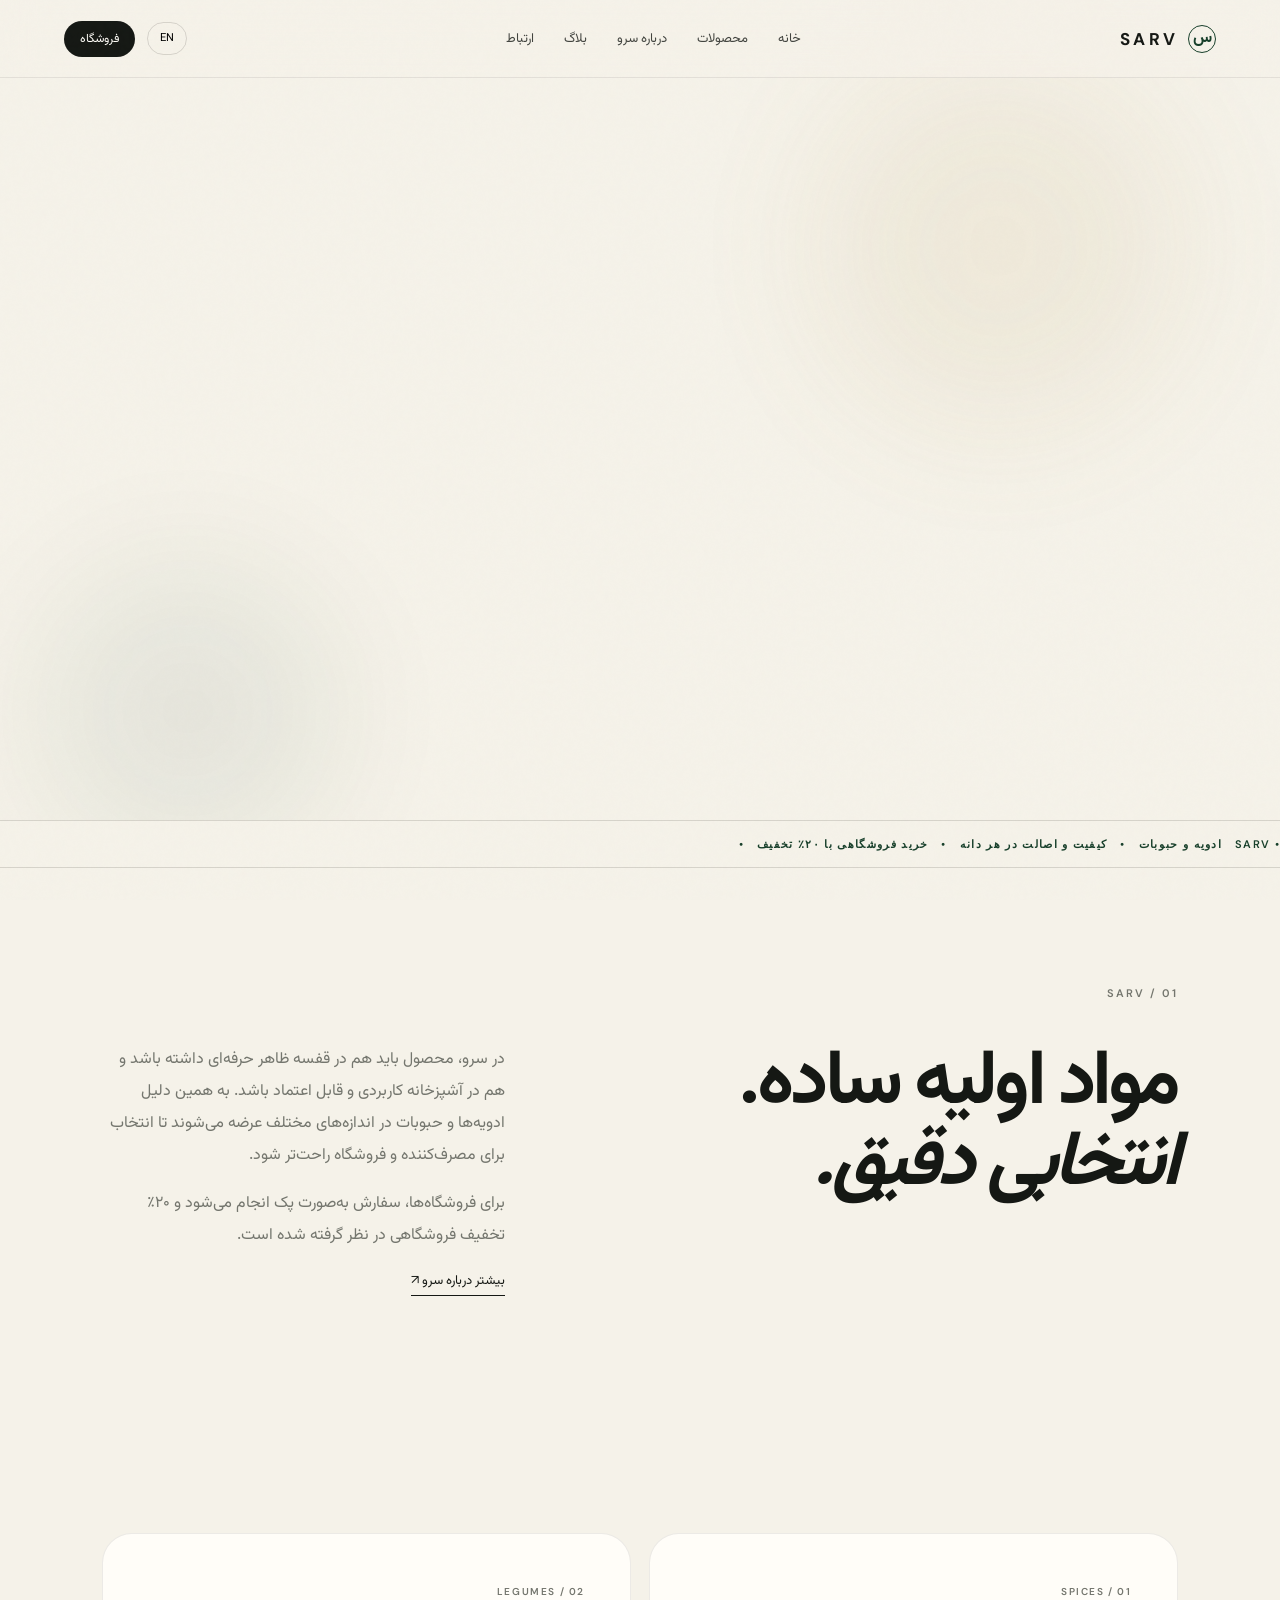
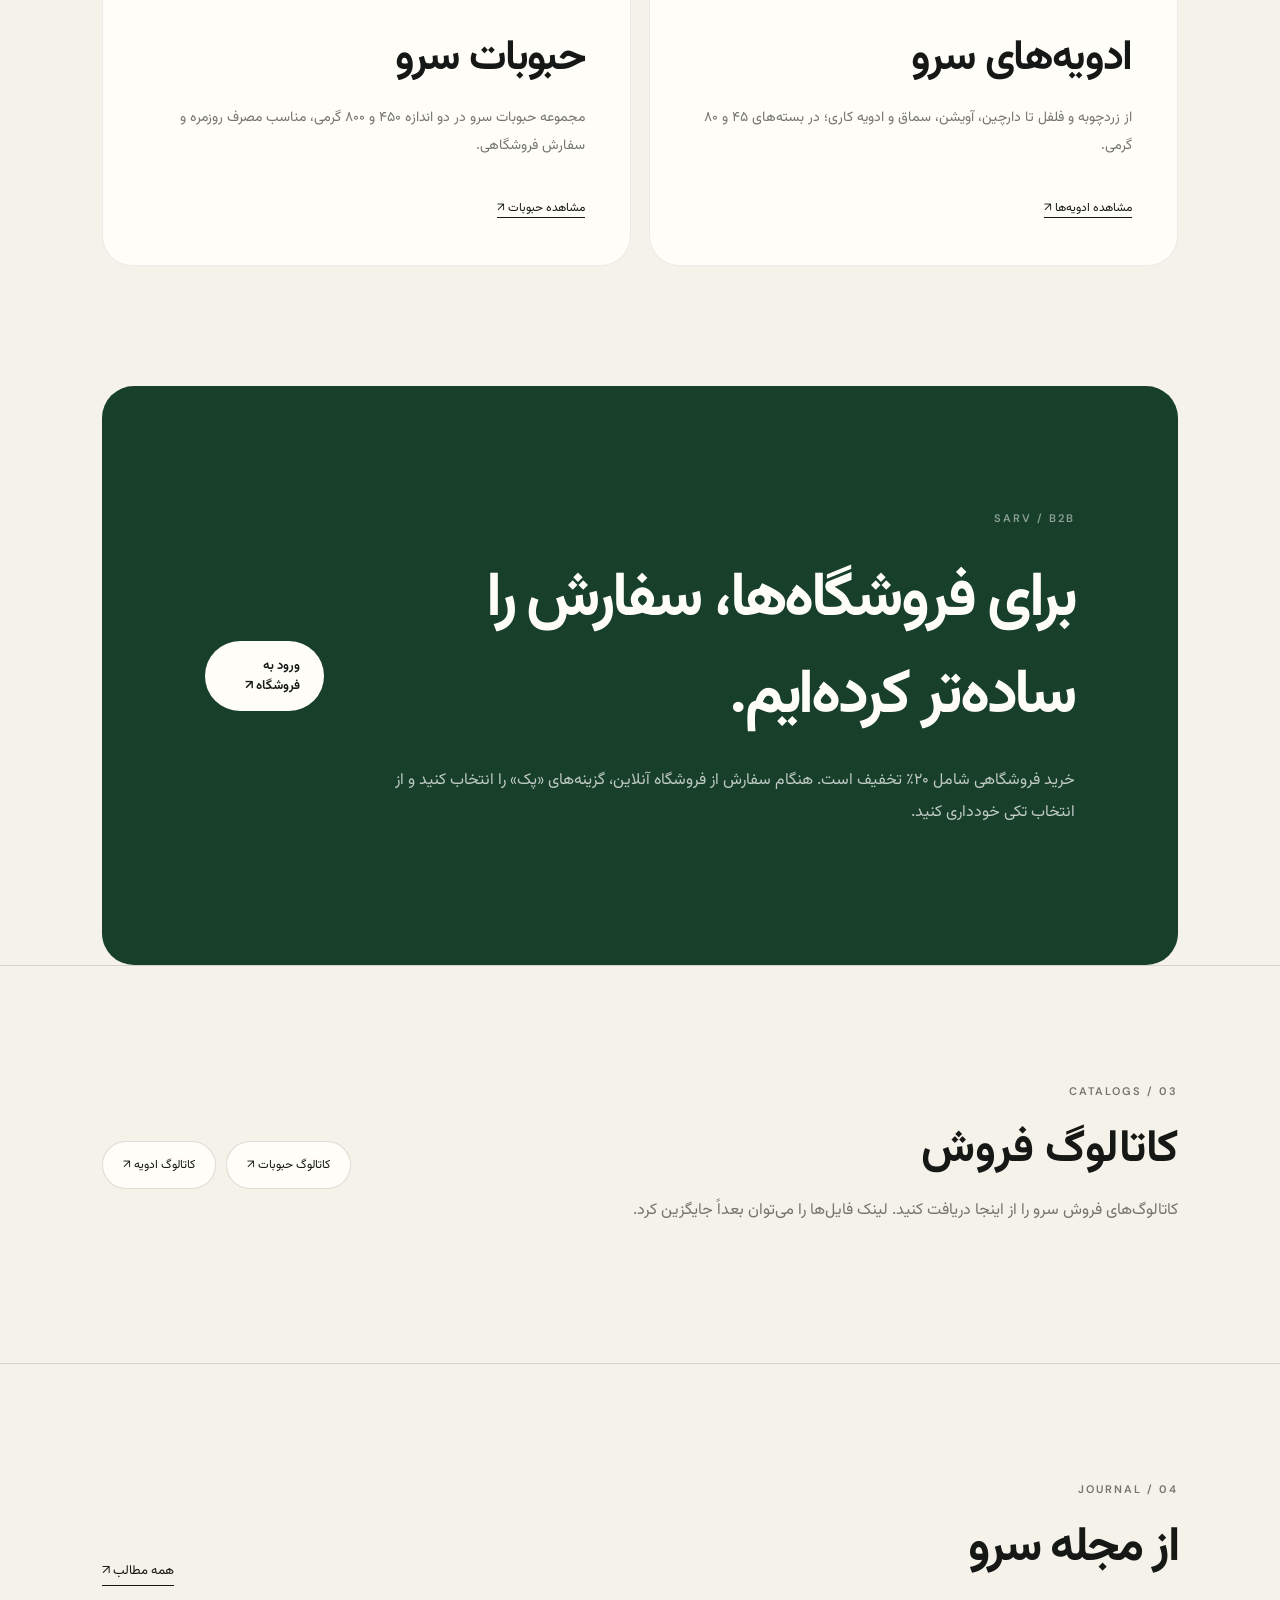
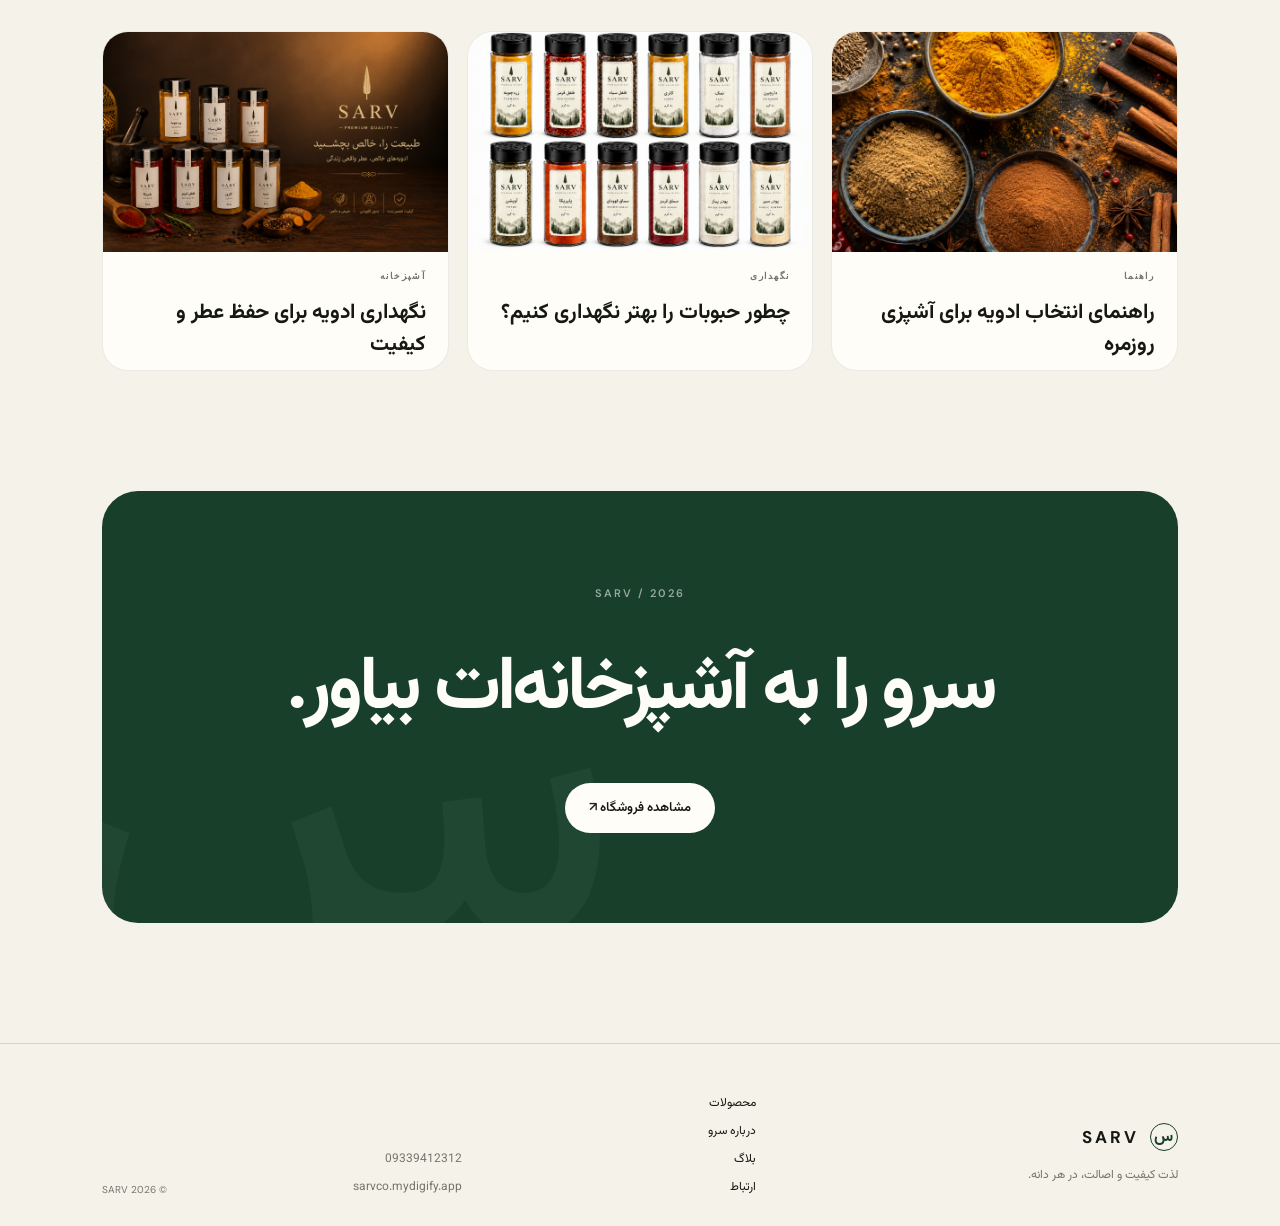
<file: index.html>
<!doctype html><html lang="fa" dir="rtl"><head>
<meta charset="utf-8"><meta name="viewport" content="width=device-width, initial-scale=1.0">
<meta name="theme-color" content="#f6f3ea">
<meta name="description" content="سرو؛ ادویه و حبوبات با تمرکز بر کیفیت، اصالت و بسته‌بندی حرفه‌ای.">
<title>SARV — سرو | ادویه و حبوبات</title>
<link rel="preconnect" href="https://fonts.googleapis.com"><link rel="preconnect" href="https://fonts.gstatic.com" crossorigin>
<link href="https://fonts.googleapis.com/css2?family=DM+Sans:wght@400;500;600;700&family=Vazirmatn:wght@400;500;600;700;800&display=swap" rel="stylesheet">
<link rel="preload" as="image" href="assets/hero/EA3776B9-7689-4C84-BE9C-60752B34427B.PNG">
<link rel="stylesheet" href="styles.css"></head><body><div class="noise"></div><header class="nav">
  <a class="brand" href="index.html" aria-label="SARV"><span class="brand-mark">س</span><span class="brand-word">SARV</span></a>
  <nav>
    <a href="index.html" data-fa="خانه" data-en="Home">خانه</a>
    <a href="products.html" data-fa="محصولات" data-en="Products">محصولات</a>
    <a href="about.html" data-fa="درباره سرو" data-en="About">درباره سرو</a>
    <a href="blog.html" data-fa="بلاگ" data-en="Blog">بلاگ</a>
    <a href="contact.html" data-fa="ارتباط" data-en="Contact">ارتباط</a>
  </nav>
  <div class="nav-actions">
    <button class="lang-btn" id="langBtn">EN</button>
    <a class="nav-cta" href="https://sarvco.mydigify.app" target="_blank" rel="noopener" data-fa="فروشگاه" data-en="Shop">فروشگاه</a>
  </div>
</header><main><section class="hero">
<div class="hero-copy reveal"><span class="eyebrow">SARV / NATURAL SPICES & LEGUMES</span>
<h1>طعم واقعی،<br><em>سادگی ماندگار.</em></h1>
<p>سرو مجموعه‌ای از ادویه‌ها و حبوبات است؛ با تمرکز بر کیفیت، اصالت، ارائه حرفه‌ای و تجربه‌ای ساده برای خرید خانگی و فروشگاهی.</p>
<div class="hero-actions"><a class="btn btn-dark" href="products.html">دیدن محصولات</a><a class="text-link" href="blog.html">خواندن مطالب سرو ↗</a></div></div>
<div class="hero-visual reveal delay-1"><div class="hero-orbit"></div>
<img src="assets/hero/EA3776B9-7689-4C84-BE9C-60752B34427B.PNG" alt="مجموعه محصولات سرو" class="hero-image" width="1536" height="1024" fetchpriority="high">
<div class="floating-note"><strong>SARV</strong><span>کیفیت • اصالت • سادگی</span></div></div></section>
<section class="marquee"><div>• SARV &nbsp; ادویه و حبوبات &nbsp; • &nbsp; کیفیت و اصالت در هر دانه &nbsp; • &nbsp; خرید فروشگاهی با ۲۰٪ تخفیف &nbsp; •</div></section>
<section class="section intro"><div class="section-kicker">01 / SARV</div><div class="intro-grid">
<h2>مواد اولیه ساده.<br><em>انتخابی دقیق.</em></h2>
<div><p>در سرو، محصول باید هم در قفسه ظاهر حرفه‌ای داشته باشد و هم در آشپزخانه کاربردی و قابل اعتماد باشد. به همین دلیل ادویه‌ها و حبوبات در اندازه‌های مختلف عرضه می‌شوند تا انتخاب برای مصرف‌کننده و فروشگاه راحت‌تر شود.</p><p>برای فروشگاه‌ها، سفارش به‌صورت پک انجام می‌شود و ۲۰٪ تخفیف فروشگاهی در نظر گرفته شده است.</p><a class="text-link" href="about.html">بیشتر درباره سرو ↗</a></div></div></section>
<section class="section promo-grid"><div class="promo-card"><span>01 / SPICES</span><h2>ادویه‌های سرو</h2><p>از زردچوبه و فلفل تا دارچین، آویشن، سماق و ادویه کاری؛ در بسته‌های ۴۵ و ۸۰ گرمی.</p><a href="products.html#spices">مشاهده ادویه‌ها ↗</a></div>
<div class="promo-card"><span>02 / LEGUMES</span><h2>حبوبات سرو</h2><p>مجموعه حبوبات سرو در دو اندازه ۴۵۰ و ۸۰۰ گرمی، مناسب مصرف روزمره و سفارش فروشگاهی.</p><a href="products.html#legumes">مشاهده حبوبات ↗</a></div></section>
<section class="section business-banner"><div><span class="eyebrow">SARV / B2B</span><h2>برای فروشگاه‌ها، سفارش را ساده‌تر کرده‌ایم.</h2><p>خرید فروشگاهی شامل ۲۰٪ تخفیف است. هنگام سفارش از فروشگاه آنلاین، گزینه‌های «پک» را انتخاب کنید و از انتخاب تکی خودداری کنید.</p></div><a class="btn btn-light" href="https://sarvco.mydigify.app" target="_blank" rel="noopener">ورود به فروشگاه ↗</a></section>
<section class="section catalog-strip"><div><div class="section-kicker">03 / CATALOGS</div><h2>کاتالوگ فروش</h2><p>کاتالوگ‌های فروش سرو را از اینجا دریافت کنید. لینک فایل‌ها را می‌توان بعداً جایگزین کرد.</p></div>
<div class="catalog-actions"><a class="catalog-link" href="CATALOG_LEGUMES_URL">کاتالوگ حبوبات ↗</a><a class="catalog-link" href="CATALOG_SPICES_URL">کاتالوگ ادویه ↗</a></div></section>
<section class="section blog-teaser"><div class="section-head"><div><div class="section-kicker">04 / JOURNAL</div><h2>از مجله سرو</h2></div><a class="text-link" href="blog.html">همه مطالب ↗</a></div>
<div class="article-grid"><a class="article-card" href="blog/guide-to-spices.html"><img src="assets/new-spices/32B87720-87F9-4DDB-B1CF-06F2266FF9A6.PNG"><span>راهنما</span><h3>راهنمای انتخاب ادویه برای آشپزی روزمره</h3></a>
<a class="article-card" href="blog/legumes-storage.html"><img src="assets/hero/F86A44FF-6D69-4E78-BDF2-ED0A89D6AC3B.PNG"><span>نگهداری</span><h3>چطور حبوبات را بهتر نگهداری کنیم؟</h3></a>
<a class="article-card" href="blog/spice-storage.html"><img src="assets/new-spices/EA3776B9-7689-4C84-BE9C-60752B34427B.PNG"><span>آشپزخانه</span><h3>نگهداری ادویه برای حفظ عطر و کیفیت</h3></a></div></section>
<section class="cta section"><div class="cta-inner"><span class="eyebrow">SARV / 2026</span><h2>سرو را به آشپزخانه‌ات بیاور.</h2><a class="btn btn-light" href="https://sarvco.mydigify.app" target="_blank" rel="noopener">مشاهده فروشگاه ↗</a></div></section></main><footer class="footer">
  <div><div class="brand footer-brand"><span class="brand-mark">س</span><span class="brand-word">SARV</span></div>
    <p data-fa="لذت کیفیت و اصالت، در هر دانه." data-en="The pleasure of quality and authenticity, in every grain.">لذت کیفیت و اصالت، در هر دانه.</p></div>
  <div class="footer-links">
    <a href="products.html" data-fa="محصولات" data-en="Products">محصولات</a>
    <a href="about.html" data-fa="درباره سرو" data-en="About">درباره سرو</a>
    <a href="blog.html" data-fa="بلاگ" data-en="Blog">بلاگ</a>
    <a href="contact.html" data-fa="ارتباط" data-en="Contact">ارتباط</a>
  </div>
  <div class="footer-contact"><span>09339412312</span><a href="https://sarvco.mydigify.app" target="_blank" rel="noopener">sarvco.mydigify.app</a></div>
  <div class="copyright">© 2026 SARV</div>
</footer><script src="script.js"></script></body></html>
</file>
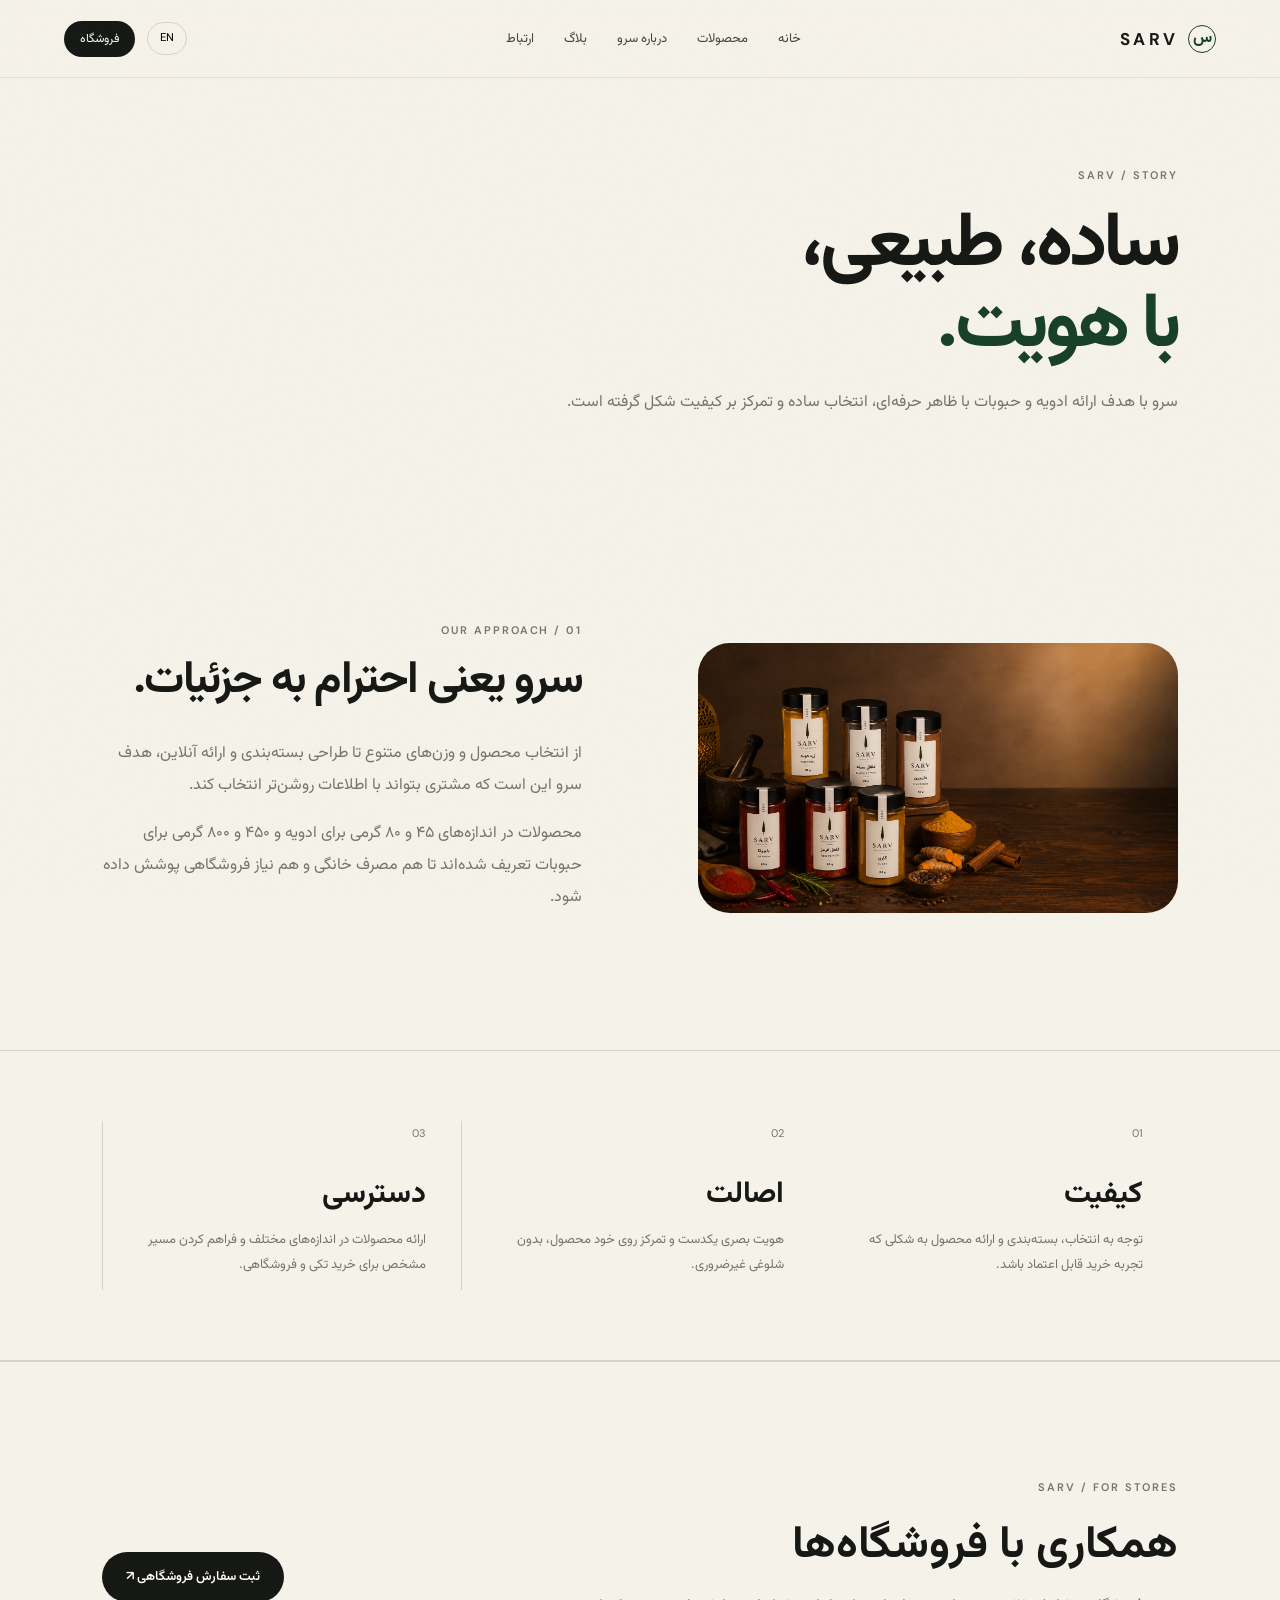
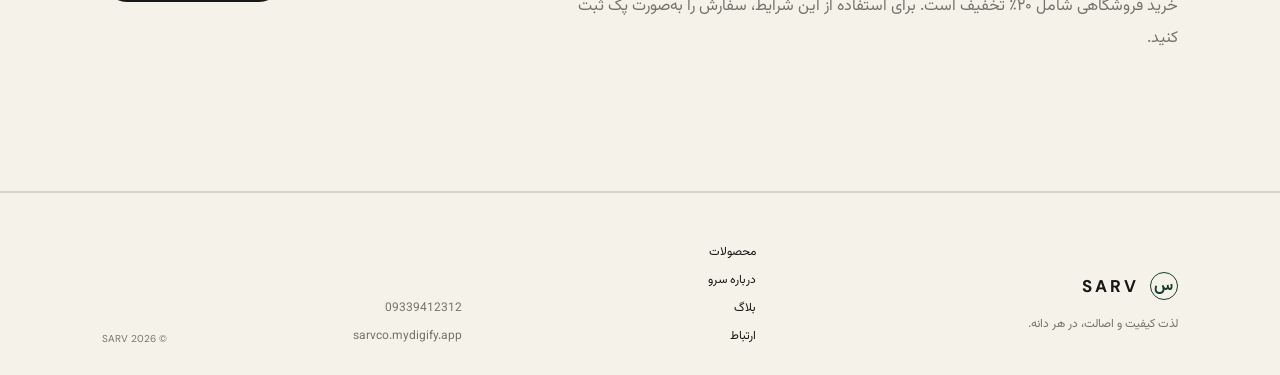
<file: about.html>
<!doctype html><html lang="fa" dir="rtl"><head>
<meta charset="utf-8"><meta name="viewport" content="width=device-width, initial-scale=1.0">
<meta name="theme-color" content="#f6f3ea">
<meta name="description" content="سرو؛ ادویه و حبوبات با تمرکز بر کیفیت، اصالت و بسته‌بندی حرفه‌ای.">
<title>درباره سرو — SARV</title>
<link rel="preconnect" href="https://fonts.googleapis.com"><link rel="preconnect" href="https://fonts.gstatic.com" crossorigin>
<link href="https://fonts.googleapis.com/css2?family=DM+Sans:wght@400;500;600;700&family=Vazirmatn:wght@400;500;600;700;800&display=swap" rel="stylesheet">
<link rel="stylesheet" href="styles.css"></head><body><div class="noise"></div><header class="nav">
  <a class="brand" href="index.html" aria-label="SARV"><span class="brand-mark">س</span><span class="brand-word">SARV</span></a>
  <nav>
    <a href="index.html" data-fa="خانه" data-en="Home">خانه</a>
    <a href="products.html" data-fa="محصولات" data-en="Products">محصولات</a>
    <a href="about.html" data-fa="درباره سرو" data-en="About">درباره سرو</a>
    <a href="blog.html" data-fa="بلاگ" data-en="Blog">بلاگ</a>
    <a href="contact.html" data-fa="ارتباط" data-en="Contact">ارتباط</a>
  </nav>
  <div class="nav-actions">
    <button class="lang-btn" id="langBtn">EN</button>
    <a class="nav-cta" href="https://sarvco.mydigify.app" target="_blank" rel="noopener" data-fa="فروشگاه" data-en="Shop">فروشگاه</a>
  </div>
</header><main><section class="page-hero section"><div class="section-kicker">SARV / STORY</div><h1>ساده، طبیعی،<br><em>با هویت.</em></h1><p>سرو با هدف ارائه ادویه و حبوبات با ظاهر حرفه‌ای، انتخاب ساده و تمرکز بر کیفیت شکل گرفته است.</p></section>
<section class="about-split section"><div class="about-visual"><img src="assets/new-spices/3B3C662C-90A8-4637-81D6-D7E5E3A39D58.PNG" alt="مجموعه ادویه سرو"></div><div class="about-copy"><div class="section-kicker">01 / OUR APPROACH</div><h2>سرو یعنی احترام به جزئیات.</h2><p>از انتخاب محصول و وزن‌های متنوع تا طراحی بسته‌بندی و ارائه آنلاین، هدف سرو این است که مشتری بتواند با اطلاعات روشن‌تر انتخاب کند.</p><p>محصولات در اندازه‌های ۴۵ و ۸۰ گرمی برای ادویه و ۴۵۰ و ۸۰۰ گرمی برای حبوبات تعریف شده‌اند تا هم مصرف خانگی و هم نیاز فروشگاهی پوشش داده شود.</p></div></section>
<section class="values section"><div class="value"><span>01</span><h3>کیفیت</h3><p>توجه به انتخاب، بسته‌بندی و ارائه محصول به شکلی که تجربه خرید قابل اعتماد باشد.</p></div><div class="value"><span>02</span><h3>اصالت</h3><p>هویت بصری یکدست و تمرکز روی خود محصول، بدون شلوغی غیرضروری.</p></div><div class="value"><span>03</span><h3>دسترسی</h3><p>ارائه محصولات در اندازه‌های مختلف و فراهم کردن مسیر مشخص برای خرید تکی و فروشگاهی.</p></div></section>
<section class="section catalog-strip"><div><div class="section-kicker">SARV / FOR STORES</div><h2>همکاری با فروشگاه‌ها</h2><p>خرید فروشگاهی شامل ۲۰٪ تخفیف است. برای استفاده از این شرایط، سفارش را به‌صورت پک ثبت کنید.</p></div><a class="btn btn-dark" href="https://sarvco.mydigify.app" target="_blank" rel="noopener">ثبت سفارش فروشگاهی ↗</a></section></main><footer class="footer">
  <div><div class="brand footer-brand"><span class="brand-mark">س</span><span class="brand-word">SARV</span></div>
    <p data-fa="لذت کیفیت و اصالت، در هر دانه." data-en="The pleasure of quality and authenticity, in every grain.">لذت کیفیت و اصالت، در هر دانه.</p></div>
  <div class="footer-links">
    <a href="products.html" data-fa="محصولات" data-en="Products">محصولات</a>
    <a href="about.html" data-fa="درباره سرو" data-en="About">درباره سرو</a>
    <a href="blog.html" data-fa="بلاگ" data-en="Blog">بلاگ</a>
    <a href="contact.html" data-fa="ارتباط" data-en="Contact">ارتباط</a>
  </div>
  <div class="footer-contact"><span>09339412312</span><a href="https://sarvco.mydigify.app" target="_blank" rel="noopener">sarvco.mydigify.app</a></div>
  <div class="copyright">© 2026 SARV</div>
</footer><script src="script.js"></script></body></html>
</file>
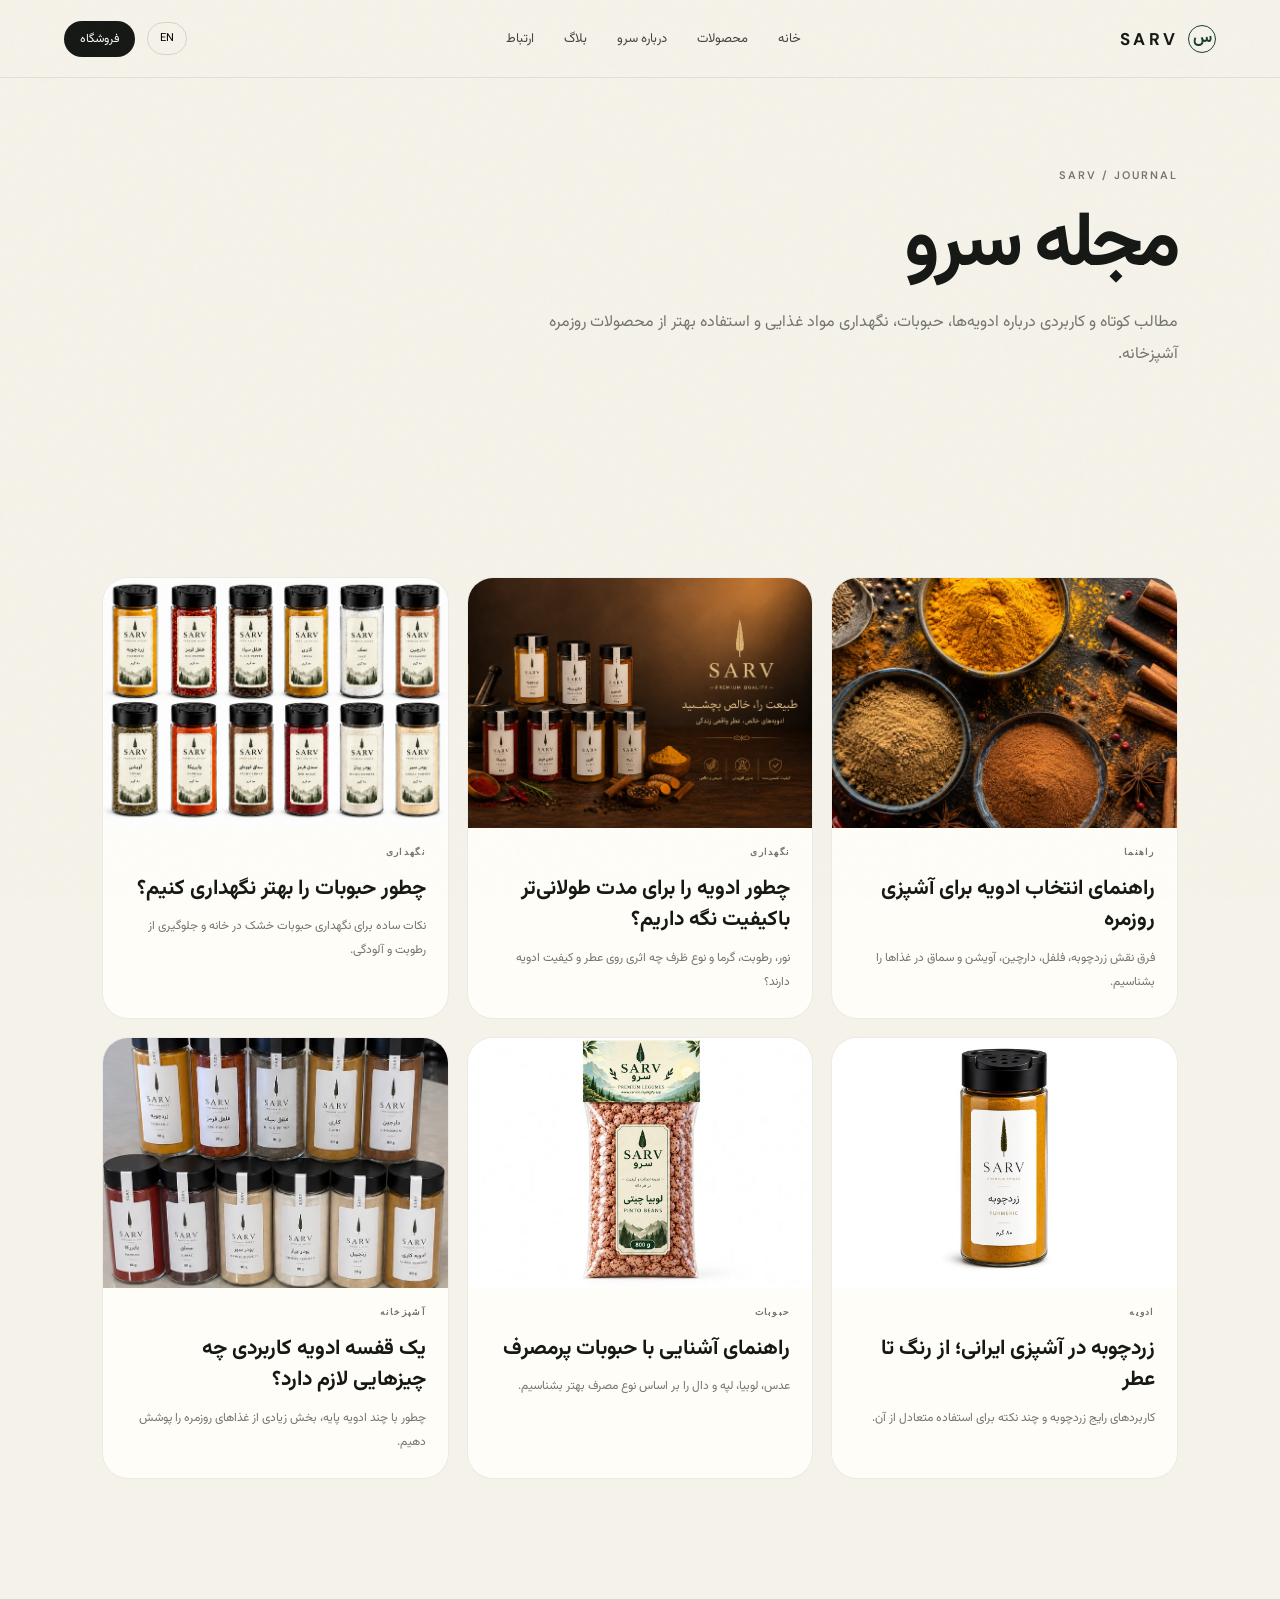
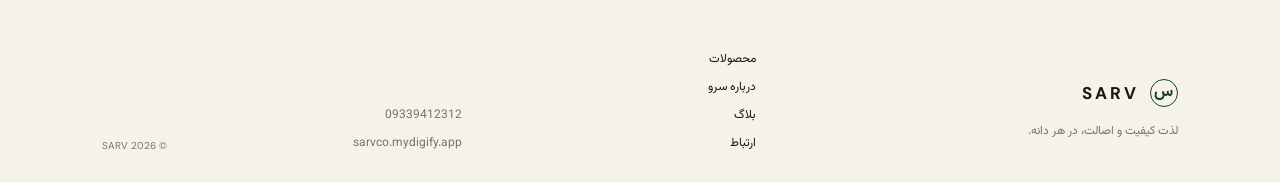
<file: blog.html>
<!doctype html><html lang="fa" dir="rtl"><head>
<meta charset="utf-8"><meta name="viewport" content="width=device-width, initial-scale=1.0">
<meta name="theme-color" content="#f6f3ea">
<meta name="description" content="سرو؛ ادویه و حبوبات با تمرکز بر کیفیت، اصالت و بسته‌بندی حرفه‌ای.">
<title>مجله سرو — SARV</title>
<link rel="preconnect" href="https://fonts.googleapis.com"><link rel="preconnect" href="https://fonts.gstatic.com" crossorigin>
<link href="https://fonts.googleapis.com/css2?family=DM+Sans:wght@400;500;600;700&family=Vazirmatn:wght@400;500;600;700;800&display=swap" rel="stylesheet">
<link rel="stylesheet" href="styles.css"></head><body><div class="noise"></div><header class="nav">
  <a class="brand" href="index.html" aria-label="SARV"><span class="brand-mark">س</span><span class="brand-word">SARV</span></a>
  <nav>
    <a href="index.html" data-fa="خانه" data-en="Home">خانه</a>
    <a href="products.html" data-fa="محصولات" data-en="Products">محصولات</a>
    <a href="about.html" data-fa="درباره سرو" data-en="About">درباره سرو</a>
    <a href="blog.html" data-fa="بلاگ" data-en="Blog">بلاگ</a>
    <a href="contact.html" data-fa="ارتباط" data-en="Contact">ارتباط</a>
  </nav>
  <div class="nav-actions">
    <button class="lang-btn" id="langBtn">EN</button>
    <a class="nav-cta" href="https://sarvco.mydigify.app" target="_blank" rel="noopener" data-fa="فروشگاه" data-en="Shop">فروشگاه</a>
  </div>
</header><main><section class="page-hero section"><div class="section-kicker">SARV / JOURNAL</div><h1>مجله سرو</h1><p>مطالب کوتاه و کاربردی درباره ادویه‌ها، حبوبات، نگهداری مواد غذایی و استفاده بهتر از محصولات روزمره آشپزخانه.</p></section>
<section class="section article-grid article-grid-large">
<a class="article-card" href="blog/guide-to-spices.html"><img src="assets/new-spices/32B87720-87F9-4DDB-B1CF-06F2266FF9A6.PNG"><span>راهنما</span><h3>راهنمای انتخاب ادویه برای آشپزی روزمره</h3><p>فرق نقش زردچوبه، فلفل، دارچین، آویشن و سماق در غذاها را بشناسیم.</p></a>
<a class="article-card" href="blog/spice-storage.html"><img src="assets/new-spices/EA3776B9-7689-4C84-BE9C-60752B34427B.PNG"><span>نگهداری</span><h3>چطور ادویه را برای مدت طولانی‌تر باکیفیت نگه داریم؟</h3><p>نور، رطوبت، گرما و نوع ظرف چه اثری روی عطر و کیفیت ادویه دارند؟</p></a>
<a class="article-card" href="blog/legumes-storage.html"><img src="assets/hero/F86A44FF-6D69-4E78-BDF2-ED0A89D6AC3B.PNG"><span>نگهداری</span><h3>چطور حبوبات را بهتر نگهداری کنیم؟</h3><p>نکات ساده برای نگهداری حبوبات خشک در خانه و جلوگیری از رطوبت و آلودگی.</p></a>
<a class="article-card" href="blog/turmeric-guide.html"><img src="assets/new-spices/IMG_5484.JPG"><span>ادویه</span><h3>زردچوبه در آشپزی ایرانی؛ از رنگ تا عطر</h3><p>کاربردهای رایج زردچوبه و چند نکته برای استفاده متعادل از آن.</p></a>
<a class="article-card" href="blog/beans-guide.html"><img src="assets/products/IMG_6105.JPG"><span>حبوبات</span><h3>راهنمای آشنایی با حبوبات پرمصرف</h3><p>عدس، لوبیا، لپه و دال را بر اساس نوع مصرف بهتر بشناسیم.</p></a>
<a class="article-card" href="blog/balanced-pantry.html"><img src="assets/new-spices/1BE3F11C-12C7-4469-BABB-7263D6DFE3CA.jpg"><span>آشپزخانه</span><h3>یک قفسه ادویه کاربردی چه چیزهایی لازم دارد؟</h3><p>چطور با چند ادویه پایه، بخش زیادی از غذاهای روزمره را پوشش دهیم.</p></a>
</section></main><footer class="footer">
  <div><div class="brand footer-brand"><span class="brand-mark">س</span><span class="brand-word">SARV</span></div>
    <p data-fa="لذت کیفیت و اصالت، در هر دانه." data-en="The pleasure of quality and authenticity, in every grain.">لذت کیفیت و اصالت، در هر دانه.</p></div>
  <div class="footer-links">
    <a href="products.html" data-fa="محصولات" data-en="Products">محصولات</a>
    <a href="about.html" data-fa="درباره سرو" data-en="About">درباره سرو</a>
    <a href="blog.html" data-fa="بلاگ" data-en="Blog">بلاگ</a>
    <a href="contact.html" data-fa="ارتباط" data-en="Contact">ارتباط</a>
  </div>
  <div class="footer-contact"><span>09339412312</span><a href="https://sarvco.mydigify.app" target="_blank" rel="noopener">sarvco.mydigify.app</a></div>
  <div class="copyright">© 2026 SARV</div>
</footer><script src="script.js"></script></body></html>
</file>
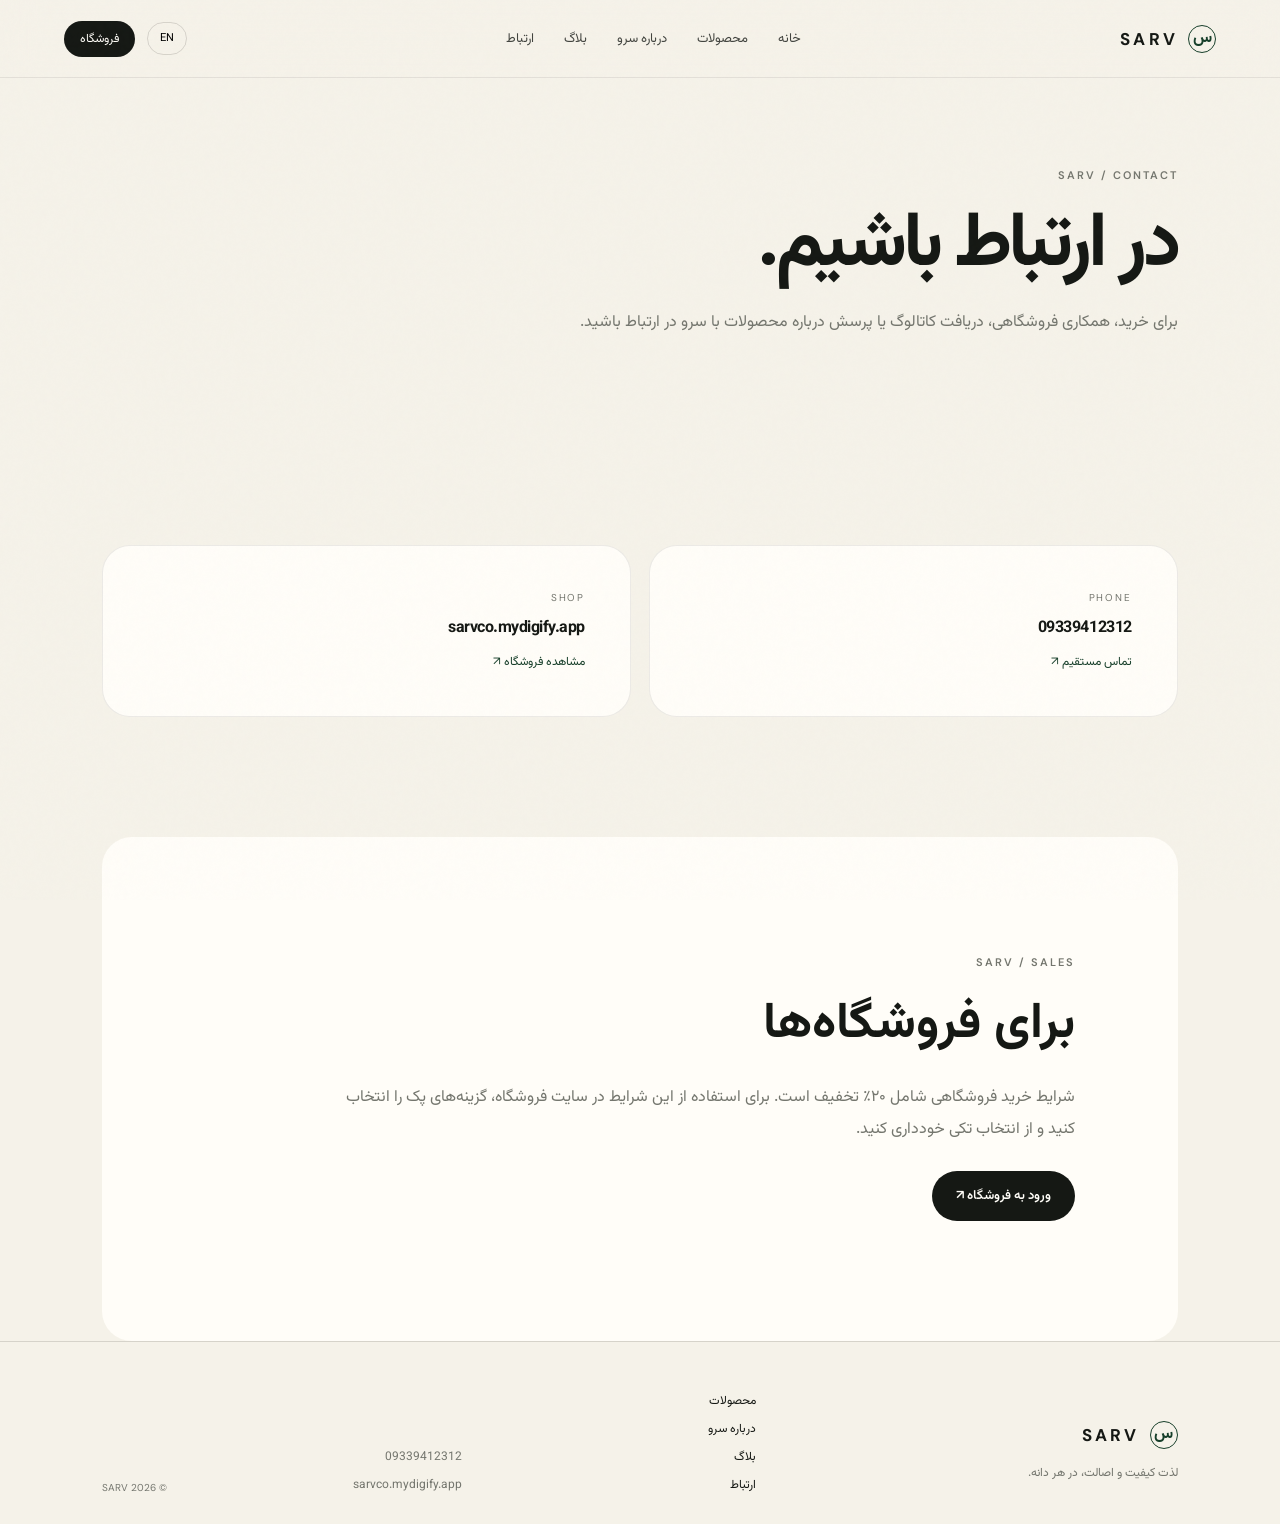
<file: contact.html>
<!doctype html><html lang="fa" dir="rtl"><head>
<meta charset="utf-8"><meta name="viewport" content="width=device-width, initial-scale=1.0">
<meta name="theme-color" content="#f6f3ea">
<meta name="description" content="سرو؛ ادویه و حبوبات با تمرکز بر کیفیت، اصالت و بسته‌بندی حرفه‌ای.">
<title>ارتباط با سرو — SARV</title>
<link rel="preconnect" href="https://fonts.googleapis.com"><link rel="preconnect" href="https://fonts.gstatic.com" crossorigin>
<link href="https://fonts.googleapis.com/css2?family=DM+Sans:wght@400;500;600;700&family=Vazirmatn:wght@400;500;600;700;800&display=swap" rel="stylesheet">
<link rel="stylesheet" href="styles.css"></head><body><div class="noise"></div><header class="nav">
  <a class="brand" href="index.html" aria-label="SARV"><span class="brand-mark">س</span><span class="brand-word">SARV</span></a>
  <nav>
    <a href="index.html" data-fa="خانه" data-en="Home">خانه</a>
    <a href="products.html" data-fa="محصولات" data-en="Products">محصولات</a>
    <a href="about.html" data-fa="درباره سرو" data-en="About">درباره سرو</a>
    <a href="blog.html" data-fa="بلاگ" data-en="Blog">بلاگ</a>
    <a href="contact.html" data-fa="ارتباط" data-en="Contact">ارتباط</a>
  </nav>
  <div class="nav-actions">
    <button class="lang-btn" id="langBtn">EN</button>
    <a class="nav-cta" href="https://sarvco.mydigify.app" target="_blank" rel="noopener" data-fa="فروشگاه" data-en="Shop">فروشگاه</a>
  </div>
</header><main><section class="page-hero section"><div class="section-kicker">SARV / CONTACT</div><h1>در ارتباط باشیم.</h1><p>برای خرید، همکاری فروشگاهی، دریافت کاتالوگ یا پرسش درباره محصولات با سرو در ارتباط باشید.</p></section>
<section class="contact-grid section"><a class="contact-card" href="tel:09339412312"><span>PHONE</span><strong>09339412312</strong><small>تماس مستقیم ↗</small></a><a class="contact-card" href="https://sarvco.mydigify.app" target="_blank" rel="noopener"><span>SHOP</span><strong>sarvco.mydigify.app</strong><small>مشاهده فروشگاه ↗</small></a></section>
<section class="section contact-form-note"><div class="section-kicker">SARV / SALES</div><h2>برای فروشگاه‌ها</h2><p>شرایط خرید فروشگاهی شامل ۲۰٪ تخفیف است. برای استفاده از این شرایط در سایت فروشگاه، گزینه‌های پک را انتخاب کنید و از انتخاب تکی خودداری کنید.</p><a class="btn btn-dark" href="https://sarvco.mydigify.app" target="_blank" rel="noopener">ورود به فروشگاه ↗</a></section></main><footer class="footer">
  <div><div class="brand footer-brand"><span class="brand-mark">س</span><span class="brand-word">SARV</span></div>
    <p data-fa="لذت کیفیت و اصالت، در هر دانه." data-en="The pleasure of quality and authenticity, in every grain.">لذت کیفیت و اصالت، در هر دانه.</p></div>
  <div class="footer-links">
    <a href="products.html" data-fa="محصولات" data-en="Products">محصولات</a>
    <a href="about.html" data-fa="درباره سرو" data-en="About">درباره سرو</a>
    <a href="blog.html" data-fa="بلاگ" data-en="Blog">بلاگ</a>
    <a href="contact.html" data-fa="ارتباط" data-en="Contact">ارتباط</a>
  </div>
  <div class="footer-contact"><span>09339412312</span><a href="https://sarvco.mydigify.app" target="_blank" rel="noopener">sarvco.mydigify.app</a></div>
  <div class="copyright">© 2026 SARV</div>
</footer><script src="script.js"></script></body></html>
</file>
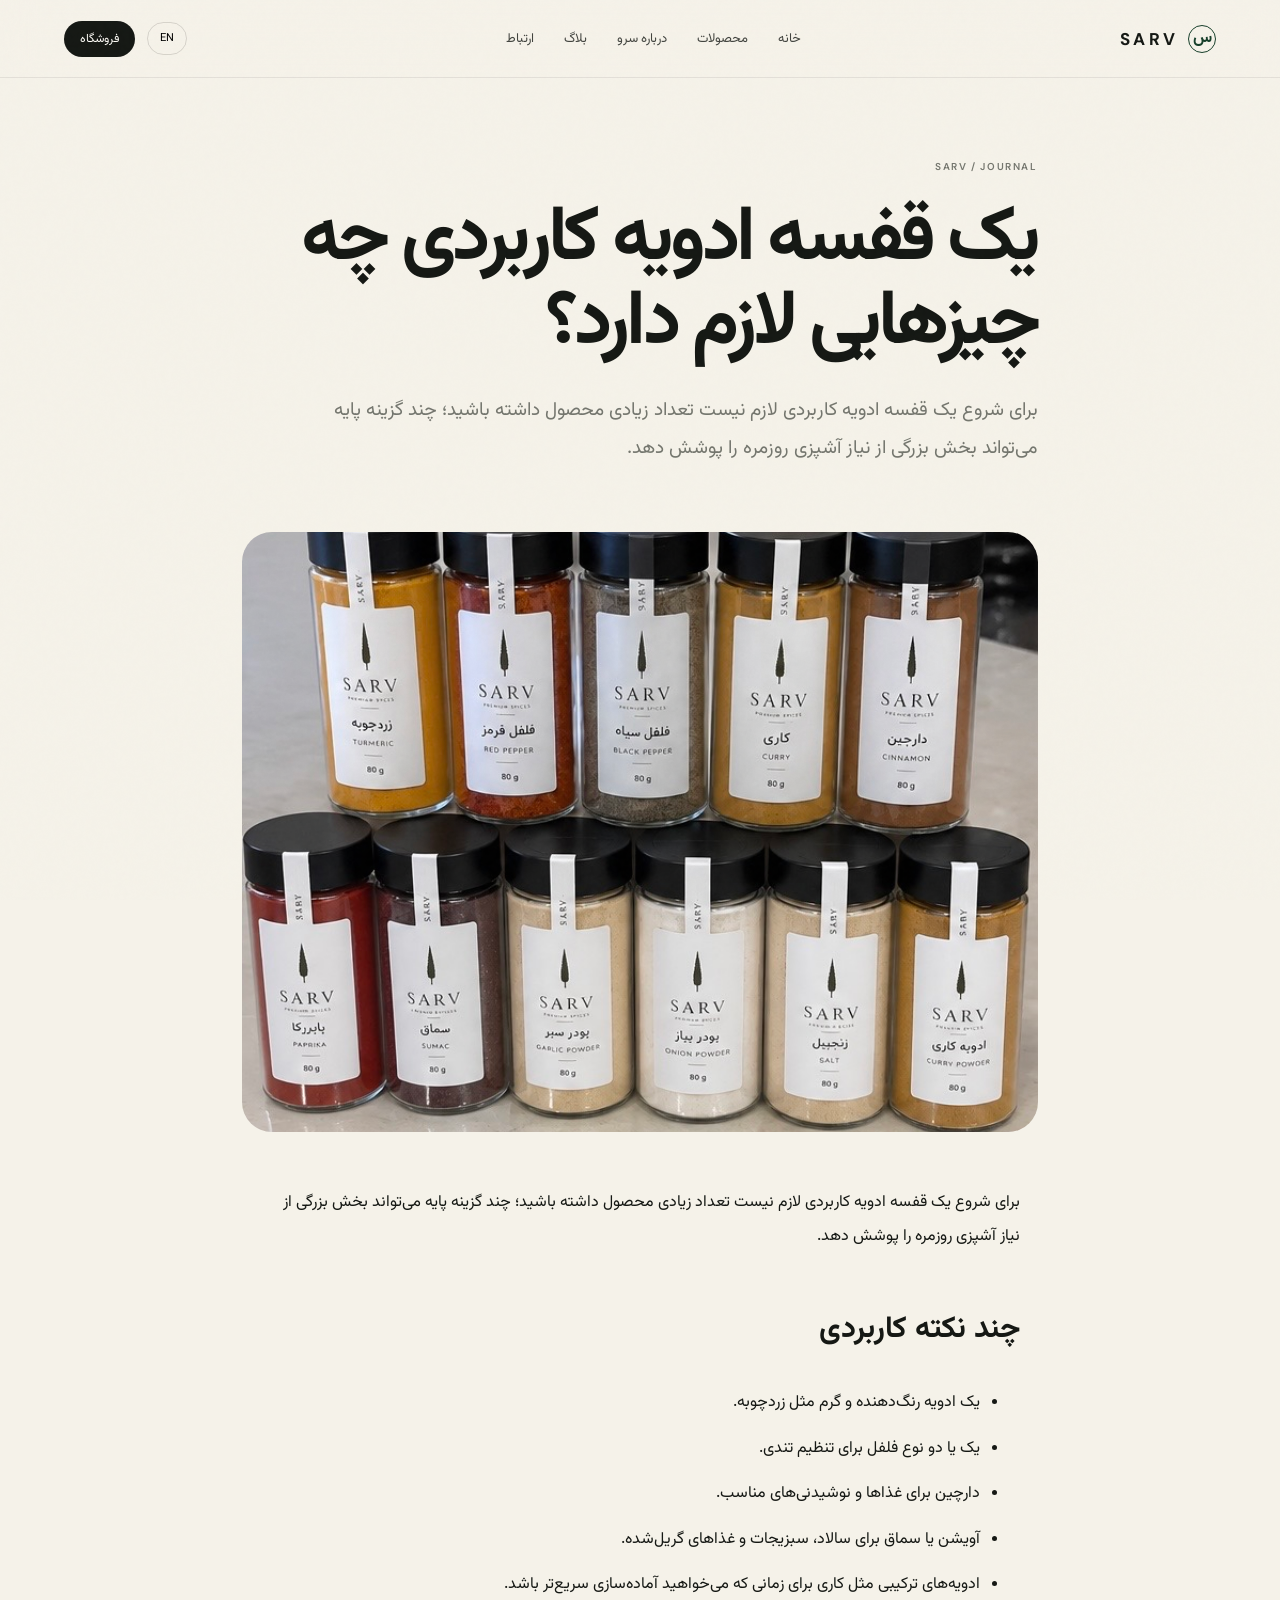
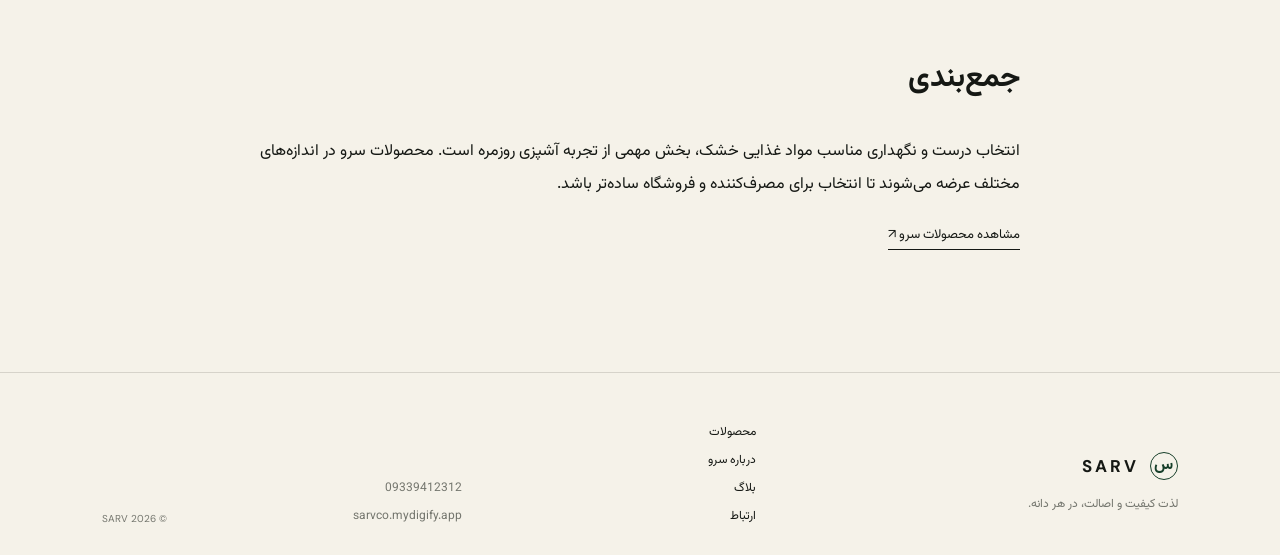
<file: blog/balanced-pantry.html>
<!doctype html><html lang="fa" dir="rtl"><head>
<meta charset="utf-8"><meta name="viewport" content="width=device-width, initial-scale=1.0">
<meta name="theme-color" content="#f6f3ea">
<meta name="description" content="سرو؛ ادویه و حبوبات با تمرکز بر کیفیت، اصالت و بسته‌بندی حرفه‌ای.">
<title>یک قفسه ادویه کاربردی چه چیزهایی لازم دارد؟ — مجله سرو</title>
<link rel="preconnect" href="https://fonts.googleapis.com"><link rel="preconnect" href="https://fonts.gstatic.com" crossorigin>
<link href="https://fonts.googleapis.com/css2?family=DM+Sans:wght@400;500;600;700&family=Vazirmatn:wght@400;500;600;700;800&display=swap" rel="stylesheet">
<link rel="stylesheet" href="../styles.css"></head><body><div class="noise"></div><header class="nav">
  <a class="brand" href="../index.html" aria-label="SARV"><span class="brand-mark">س</span><span class="brand-word">SARV</span></a>
  <nav>
    <a href="../index.html" data-fa="خانه" data-en="Home">خانه</a>
    <a href="../products.html" data-fa="محصولات" data-en="Products">محصولات</a>
    <a href="../about.html" data-fa="درباره سرو" data-en="About">درباره سرو</a>
    <a href="../blog.html" data-fa="بلاگ" data-en="Blog">بلاگ</a>
    <a href="../contact.html" data-fa="ارتباط" data-en="Contact">ارتباط</a>
  </nav>
  <div class="nav-actions">
    <button class="lang-btn" id="langBtn">EN</button>
    <a class="nav-cta" href="https://sarvco.mydigify.app" target="_blank" rel="noopener" data-fa="فروشگاه" data-en="Shop">فروشگاه</a>
  </div>
</header><main><article class="post section"><div class="post-meta">SARV / JOURNAL</div><h1>یک قفسه ادویه کاربردی چه چیزهایی لازم دارد؟</h1><p class="post-lead">برای شروع یک قفسه ادویه کاربردی لازم نیست تعداد زیادی محصول داشته باشید؛ چند گزینه پایه می‌تواند بخش بزرگی از نیاز آشپزی روزمره را پوشش دهد.</p><img class="post-image" src="../assets/new-spices/1BE3F11C-12C7-4469-BABB-7263D6DFE3CA.jpg" alt="یک قفسه ادویه کاربردی چه چیزهایی لازم دارد؟">
    <div class="post-content"><p>برای شروع یک قفسه ادویه کاربردی لازم نیست تعداد زیادی محصول داشته باشید؛ چند گزینه پایه می‌تواند بخش بزرگی از نیاز آشپزی روزمره را پوشش دهد.</p><h2>چند نکته کاربردی</h2><ul><li>یک ادویه رنگ‌دهنده و گرم مثل زردچوبه.</li><li>یک یا دو نوع فلفل برای تنظیم تندی.</li><li>دارچین برای غذاها و نوشیدنی‌های مناسب.</li><li>آویشن یا سماق برای سالاد، سبزیجات و غذاهای گریل‌شده.</li><li>ادویه‌های ترکیبی مثل کاری برای زمانی که می‌خواهید آماده‌سازی سریع‌تر باشد.</li></ul>
    <h2>جمع‌بندی</h2><p>انتخاب درست و نگهداری مناسب مواد غذایی خشک، بخش مهمی از تجربه آشپزی روزمره است. محصولات سرو در اندازه‌های مختلف عرضه می‌شوند تا انتخاب برای مصرف‌کننده و فروشگاه ساده‌تر باشد.</p><a class="text-link" href="../products.html">مشاهده محصولات سرو ↗</a></div></article></main><footer class="footer">
  <div><div class="brand footer-brand"><span class="brand-mark">س</span><span class="brand-word">SARV</span></div>
    <p data-fa="لذت کیفیت و اصالت، در هر دانه." data-en="The pleasure of quality and authenticity, in every grain.">لذت کیفیت و اصالت، در هر دانه.</p></div>
  <div class="footer-links">
    <a href="../products.html" data-fa="محصولات" data-en="Products">محصولات</a>
    <a href="../about.html" data-fa="درباره سرو" data-en="About">درباره سرو</a>
    <a href="../blog.html" data-fa="بلاگ" data-en="Blog">بلاگ</a>
    <a href="../contact.html" data-fa="ارتباط" data-en="Contact">ارتباط</a>
  </div>
  <div class="footer-contact"><span>09339412312</span><a href="https://sarvco.mydigify.app" target="_blank" rel="noopener">sarvco.mydigify.app</a></div>
  <div class="copyright">© 2026 SARV</div>
</footer><script src="../script.js"></script></body></html>
</file>
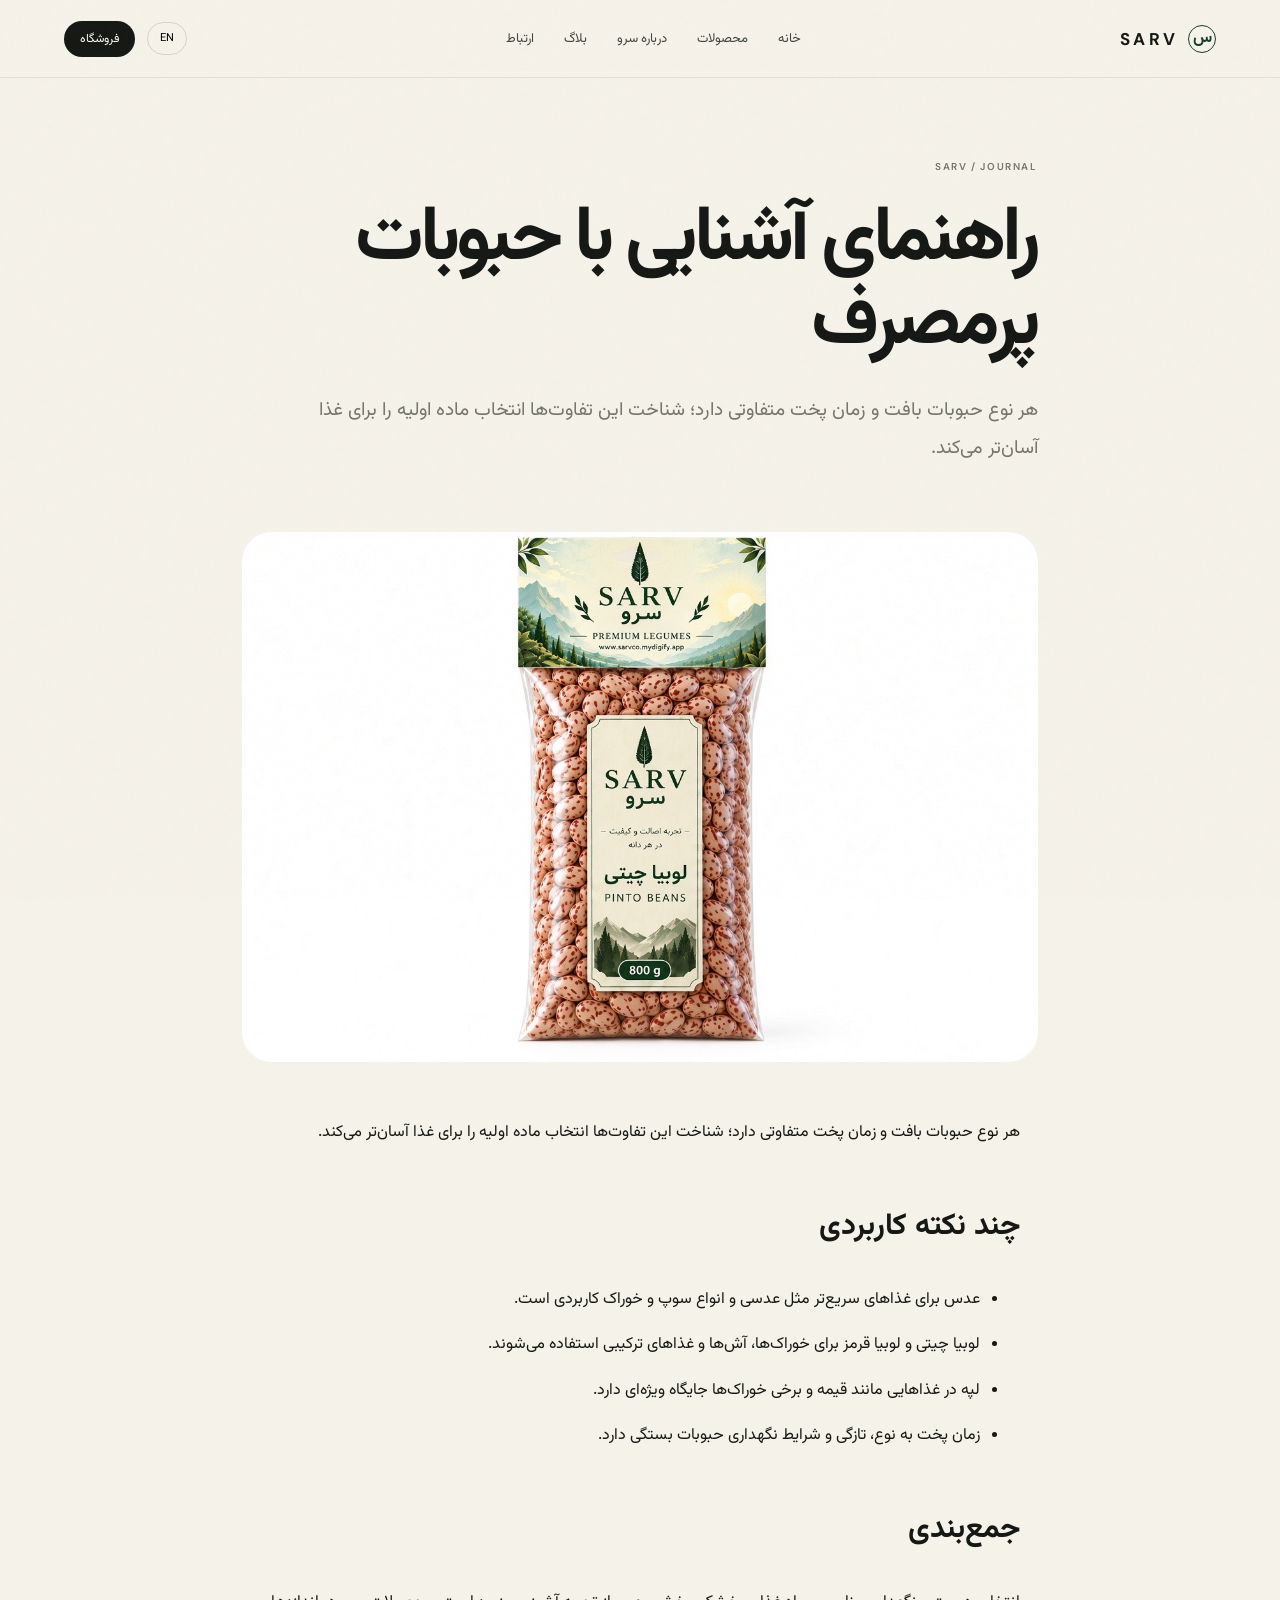
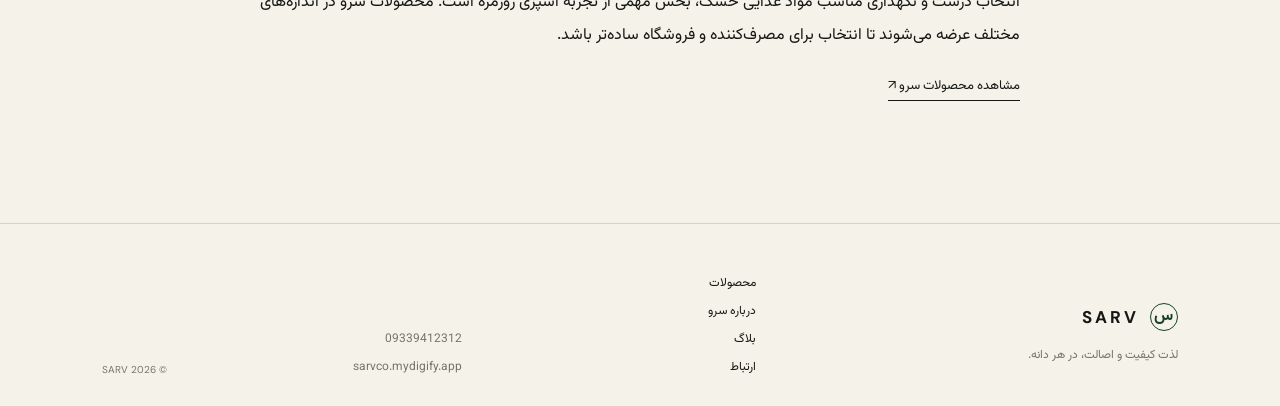
<file: blog/beans-guide.html>
<!doctype html><html lang="fa" dir="rtl"><head>
<meta charset="utf-8"><meta name="viewport" content="width=device-width, initial-scale=1.0">
<meta name="theme-color" content="#f6f3ea">
<meta name="description" content="سرو؛ ادویه و حبوبات با تمرکز بر کیفیت، اصالت و بسته‌بندی حرفه‌ای.">
<title>راهنمای آشنایی با حبوبات پرمصرف — مجله سرو</title>
<link rel="preconnect" href="https://fonts.googleapis.com"><link rel="preconnect" href="https://fonts.gstatic.com" crossorigin>
<link href="https://fonts.googleapis.com/css2?family=DM+Sans:wght@400;500;600;700&family=Vazirmatn:wght@400;500;600;700;800&display=swap" rel="stylesheet">
<link rel="stylesheet" href="../styles.css"></head><body><div class="noise"></div><header class="nav">
  <a class="brand" href="../index.html" aria-label="SARV"><span class="brand-mark">س</span><span class="brand-word">SARV</span></a>
  <nav>
    <a href="../index.html" data-fa="خانه" data-en="Home">خانه</a>
    <a href="../products.html" data-fa="محصولات" data-en="Products">محصولات</a>
    <a href="../about.html" data-fa="درباره سرو" data-en="About">درباره سرو</a>
    <a href="../blog.html" data-fa="بلاگ" data-en="Blog">بلاگ</a>
    <a href="../contact.html" data-fa="ارتباط" data-en="Contact">ارتباط</a>
  </nav>
  <div class="nav-actions">
    <button class="lang-btn" id="langBtn">EN</button>
    <a class="nav-cta" href="https://sarvco.mydigify.app" target="_blank" rel="noopener" data-fa="فروشگاه" data-en="Shop">فروشگاه</a>
  </div>
</header><main><article class="post section"><div class="post-meta">SARV / JOURNAL</div><h1>راهنمای آشنایی با حبوبات پرمصرف</h1><p class="post-lead">هر نوع حبوبات بافت و زمان پخت متفاوتی دارد؛ شناخت این تفاوت‌ها انتخاب ماده اولیه را برای غذا آسان‌تر می‌کند.</p><img class="post-image" src="../assets/products/IMG_6105.JPG" alt="راهنمای آشنایی با حبوبات پرمصرف">
    <div class="post-content"><p>هر نوع حبوبات بافت و زمان پخت متفاوتی دارد؛ شناخت این تفاوت‌ها انتخاب ماده اولیه را برای غذا آسان‌تر می‌کند.</p><h2>چند نکته کاربردی</h2><ul><li>عدس برای غذاهای سریع‌تر مثل عدسی و انواع سوپ و خوراک کاربردی است.</li><li>لوبیا چیتی و لوبیا قرمز برای خوراک‌ها، آش‌ها و غذاهای ترکیبی استفاده می‌شوند.</li><li>لپه در غذاهایی مانند قیمه و برخی خوراک‌ها جایگاه ویژه‌ای دارد.</li><li>زمان پخت به نوع، تازگی و شرایط نگهداری حبوبات بستگی دارد.</li></ul>
    <h2>جمع‌بندی</h2><p>انتخاب درست و نگهداری مناسب مواد غذایی خشک، بخش مهمی از تجربه آشپزی روزمره است. محصولات سرو در اندازه‌های مختلف عرضه می‌شوند تا انتخاب برای مصرف‌کننده و فروشگاه ساده‌تر باشد.</p><a class="text-link" href="../products.html">مشاهده محصولات سرو ↗</a></div></article></main><footer class="footer">
  <div><div class="brand footer-brand"><span class="brand-mark">س</span><span class="brand-word">SARV</span></div>
    <p data-fa="لذت کیفیت و اصالت، در هر دانه." data-en="The pleasure of quality and authenticity, in every grain.">لذت کیفیت و اصالت، در هر دانه.</p></div>
  <div class="footer-links">
    <a href="../products.html" data-fa="محصولات" data-en="Products">محصولات</a>
    <a href="../about.html" data-fa="درباره سرو" data-en="About">درباره سرو</a>
    <a href="../blog.html" data-fa="بلاگ" data-en="Blog">بلاگ</a>
    <a href="../contact.html" data-fa="ارتباط" data-en="Contact">ارتباط</a>
  </div>
  <div class="footer-contact"><span>09339412312</span><a href="https://sarvco.mydigify.app" target="_blank" rel="noopener">sarvco.mydigify.app</a></div>
  <div class="copyright">© 2026 SARV</div>
</footer><script src="../script.js"></script></body></html>
</file>
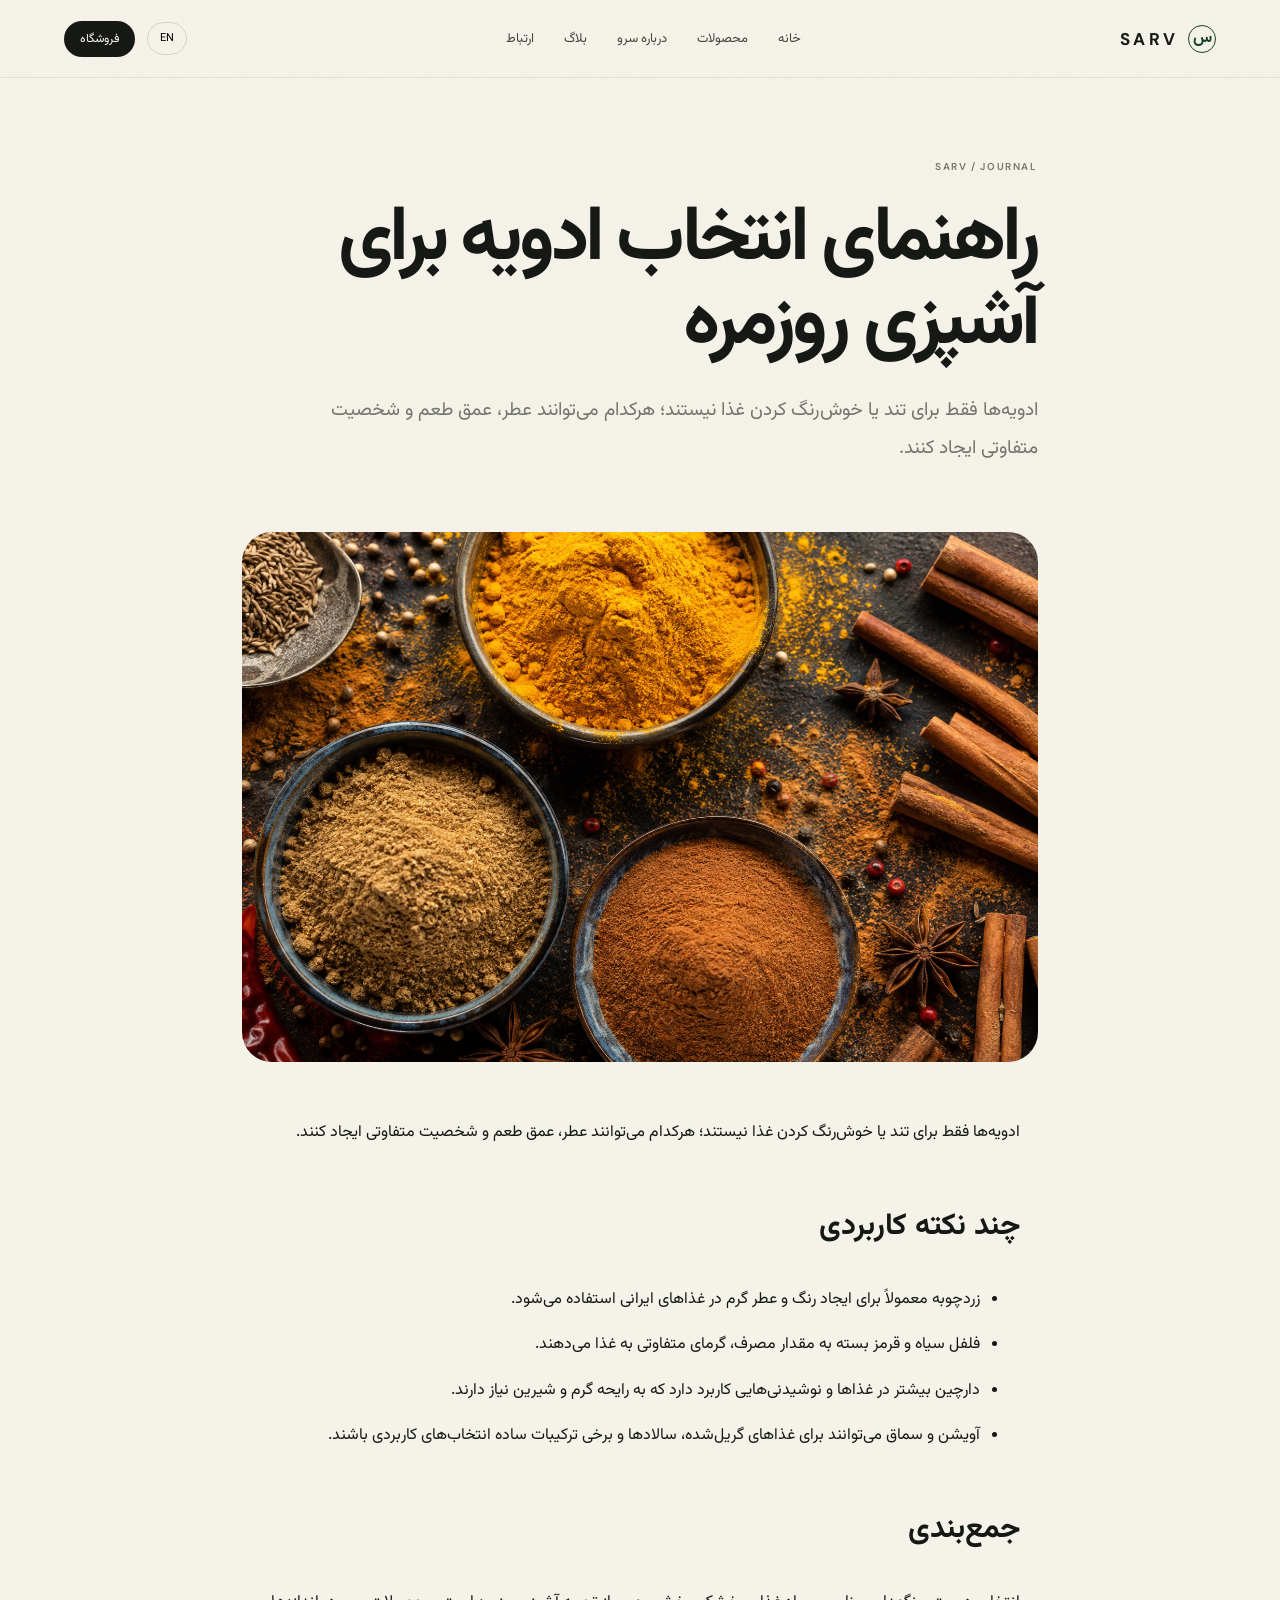
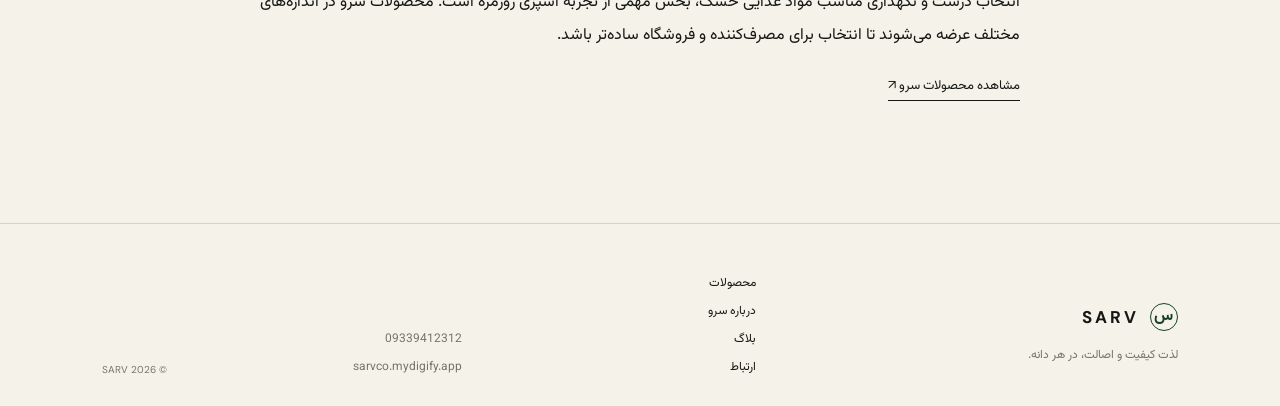
<file: blog/guide-to-spices.html>
<!doctype html><html lang="fa" dir="rtl"><head>
<meta charset="utf-8"><meta name="viewport" content="width=device-width, initial-scale=1.0">
<meta name="theme-color" content="#f6f3ea">
<meta name="description" content="سرو؛ ادویه و حبوبات با تمرکز بر کیفیت، اصالت و بسته‌بندی حرفه‌ای.">
<title>راهنمای انتخاب ادویه برای آشپزی روزمره — مجله سرو</title>
<link rel="preconnect" href="https://fonts.googleapis.com"><link rel="preconnect" href="https://fonts.gstatic.com" crossorigin>
<link href="https://fonts.googleapis.com/css2?family=DM+Sans:wght@400;500;600;700&family=Vazirmatn:wght@400;500;600;700;800&display=swap" rel="stylesheet">
<link rel="stylesheet" href="../styles.css"></head><body><div class="noise"></div><header class="nav">
  <a class="brand" href="../index.html" aria-label="SARV"><span class="brand-mark">س</span><span class="brand-word">SARV</span></a>
  <nav>
    <a href="../index.html" data-fa="خانه" data-en="Home">خانه</a>
    <a href="../products.html" data-fa="محصولات" data-en="Products">محصولات</a>
    <a href="../about.html" data-fa="درباره سرو" data-en="About">درباره سرو</a>
    <a href="../blog.html" data-fa="بلاگ" data-en="Blog">بلاگ</a>
    <a href="../contact.html" data-fa="ارتباط" data-en="Contact">ارتباط</a>
  </nav>
  <div class="nav-actions">
    <button class="lang-btn" id="langBtn">EN</button>
    <a class="nav-cta" href="https://sarvco.mydigify.app" target="_blank" rel="noopener" data-fa="فروشگاه" data-en="Shop">فروشگاه</a>
  </div>
</header><main><article class="post section"><div class="post-meta">SARV / JOURNAL</div><h1>راهنمای انتخاب ادویه برای آشپزی روزمره</h1><p class="post-lead">ادویه‌ها فقط برای تند یا خوش‌رنگ کردن غذا نیستند؛ هرکدام می‌توانند عطر، عمق طعم و شخصیت متفاوتی ایجاد کنند.</p><img class="post-image" src="../assets/new-spices/32B87720-87F9-4DDB-B1CF-06F2266FF9A6.PNG" alt="راهنمای انتخاب ادویه برای آشپزی روزمره">
    <div class="post-content"><p>ادویه‌ها فقط برای تند یا خوش‌رنگ کردن غذا نیستند؛ هرکدام می‌توانند عطر، عمق طعم و شخصیت متفاوتی ایجاد کنند.</p><h2>چند نکته کاربردی</h2><ul><li>زردچوبه معمولاً برای ایجاد رنگ و عطر گرم در غذاهای ایرانی استفاده می‌شود.</li><li>فلفل سیاه و قرمز بسته به مقدار مصرف، گرمای متفاوتی به غذا می‌دهند.</li><li>دارچین بیشتر در غذاها و نوشیدنی‌هایی کاربرد دارد که به رایحه گرم و شیرین نیاز دارند.</li><li>آویشن و سماق می‌توانند برای غذاهای گریل‌شده، سالادها و برخی ترکیبات ساده انتخاب‌های کاربردی باشند.</li></ul>
    <h2>جمع‌بندی</h2><p>انتخاب درست و نگهداری مناسب مواد غذایی خشک، بخش مهمی از تجربه آشپزی روزمره است. محصولات سرو در اندازه‌های مختلف عرضه می‌شوند تا انتخاب برای مصرف‌کننده و فروشگاه ساده‌تر باشد.</p><a class="text-link" href="../products.html">مشاهده محصولات سرو ↗</a></div></article></main><footer class="footer">
  <div><div class="brand footer-brand"><span class="brand-mark">س</span><span class="brand-word">SARV</span></div>
    <p data-fa="لذت کیفیت و اصالت، در هر دانه." data-en="The pleasure of quality and authenticity, in every grain.">لذت کیفیت و اصالت، در هر دانه.</p></div>
  <div class="footer-links">
    <a href="../products.html" data-fa="محصولات" data-en="Products">محصولات</a>
    <a href="../about.html" data-fa="درباره سرو" data-en="About">درباره سرو</a>
    <a href="../blog.html" data-fa="بلاگ" data-en="Blog">بلاگ</a>
    <a href="../contact.html" data-fa="ارتباط" data-en="Contact">ارتباط</a>
  </div>
  <div class="footer-contact"><span>09339412312</span><a href="https://sarvco.mydigify.app" target="_blank" rel="noopener">sarvco.mydigify.app</a></div>
  <div class="copyright">© 2026 SARV</div>
</footer><script src="../script.js"></script></body></html>
</file>
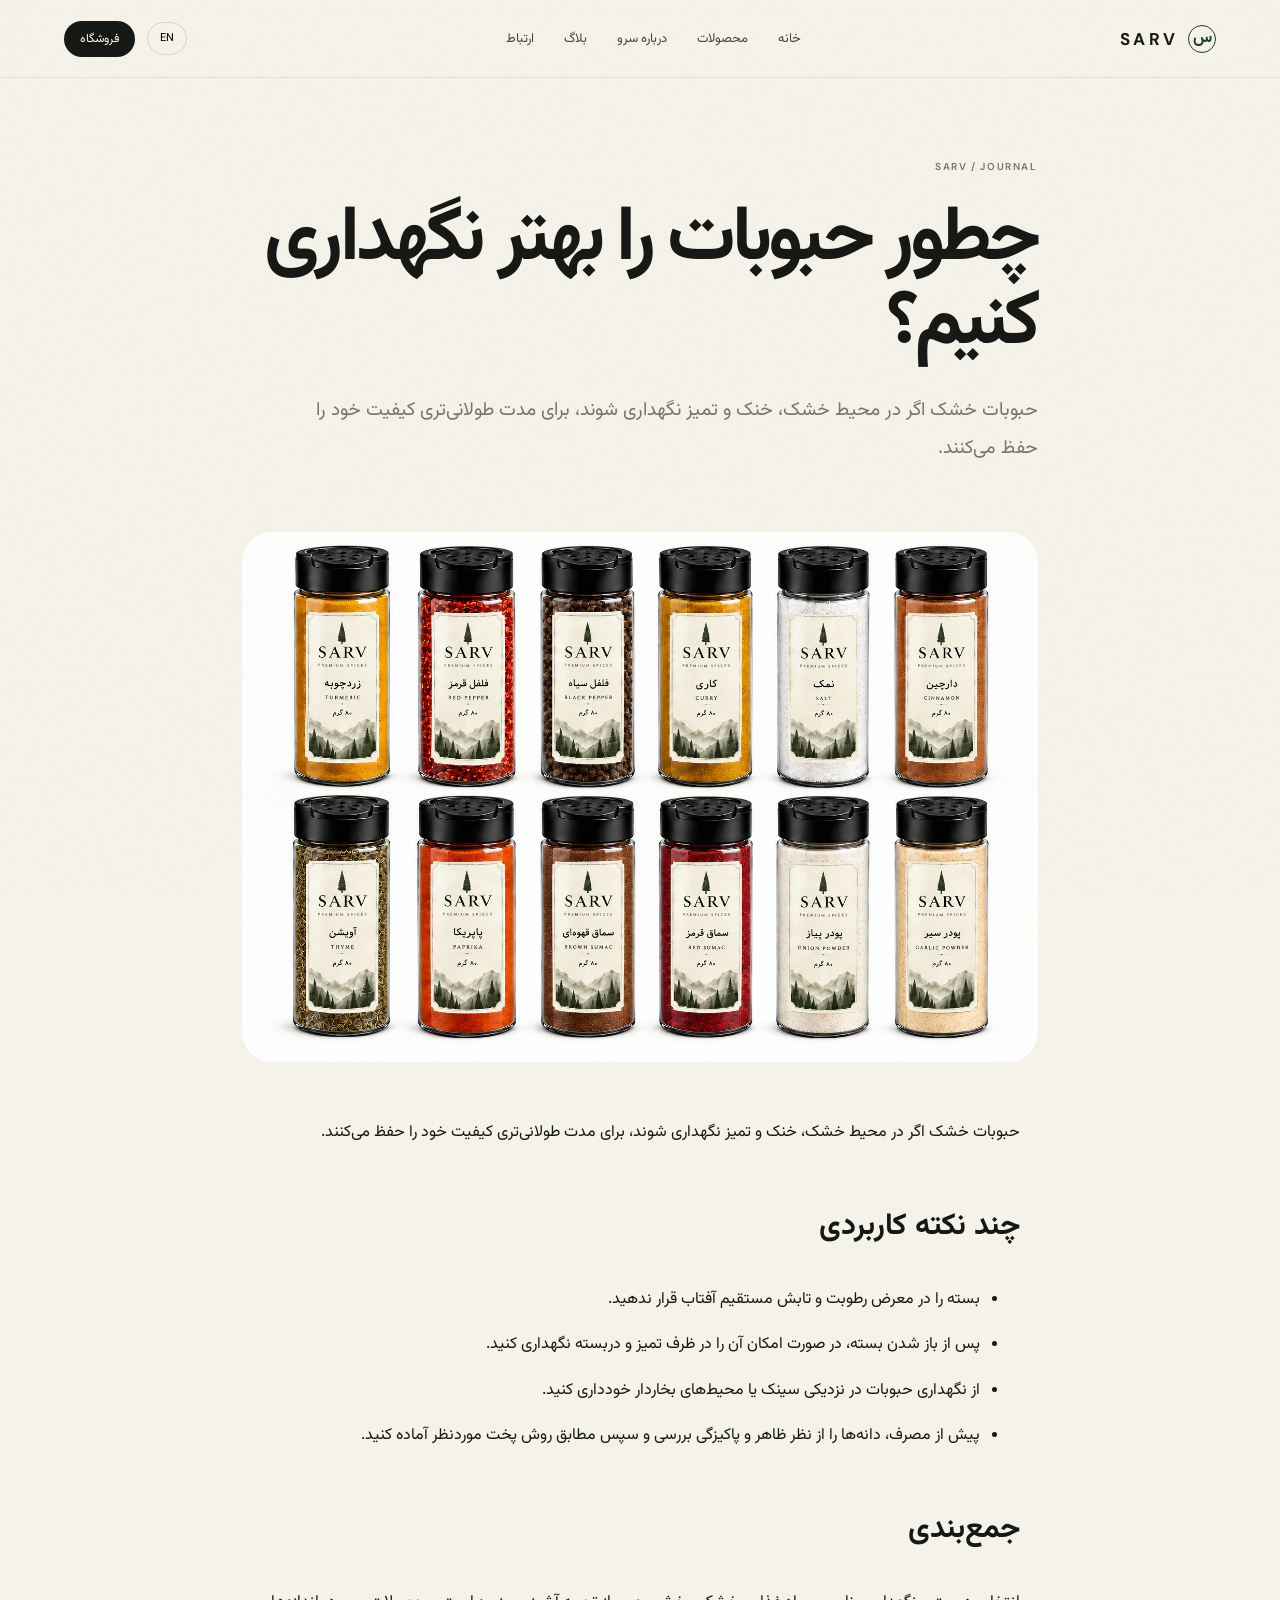
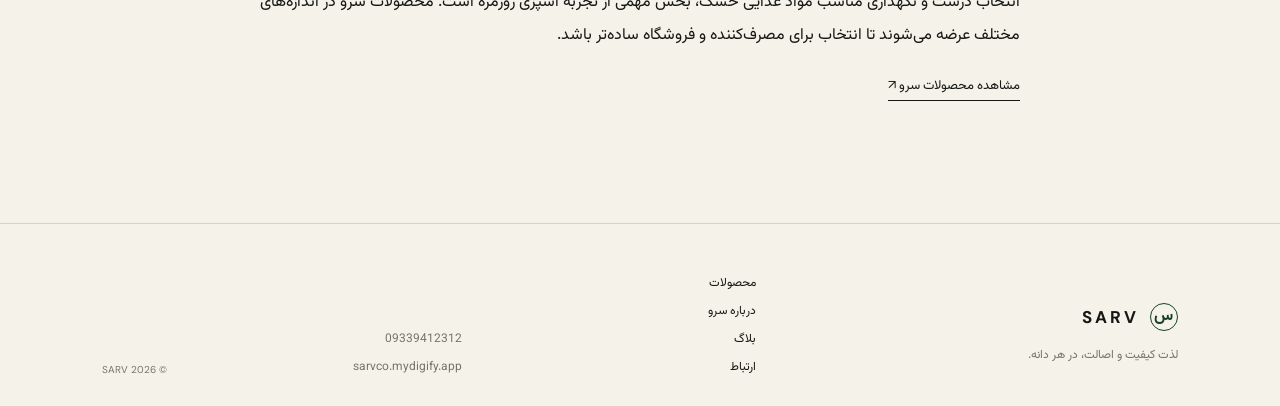
<file: blog/legumes-storage.html>
<!doctype html><html lang="fa" dir="rtl"><head>
<meta charset="utf-8"><meta name="viewport" content="width=device-width, initial-scale=1.0">
<meta name="theme-color" content="#f6f3ea">
<meta name="description" content="سرو؛ ادویه و حبوبات با تمرکز بر کیفیت، اصالت و بسته‌بندی حرفه‌ای.">
<title>چطور حبوبات را بهتر نگهداری کنیم؟ — مجله سرو</title>
<link rel="preconnect" href="https://fonts.googleapis.com"><link rel="preconnect" href="https://fonts.gstatic.com" crossorigin>
<link href="https://fonts.googleapis.com/css2?family=DM+Sans:wght@400;500;600;700&family=Vazirmatn:wght@400;500;600;700;800&display=swap" rel="stylesheet">
<link rel="stylesheet" href="../styles.css"></head><body><div class="noise"></div><header class="nav">
  <a class="brand" href="../index.html" aria-label="SARV"><span class="brand-mark">س</span><span class="brand-word">SARV</span></a>
  <nav>
    <a href="../index.html" data-fa="خانه" data-en="Home">خانه</a>
    <a href="../products.html" data-fa="محصولات" data-en="Products">محصولات</a>
    <a href="../about.html" data-fa="درباره سرو" data-en="About">درباره سرو</a>
    <a href="../blog.html" data-fa="بلاگ" data-en="Blog">بلاگ</a>
    <a href="../contact.html" data-fa="ارتباط" data-en="Contact">ارتباط</a>
  </nav>
  <div class="nav-actions">
    <button class="lang-btn" id="langBtn">EN</button>
    <a class="nav-cta" href="https://sarvco.mydigify.app" target="_blank" rel="noopener" data-fa="فروشگاه" data-en="Shop">فروشگاه</a>
  </div>
</header><main><article class="post section"><div class="post-meta">SARV / JOURNAL</div><h1>چطور حبوبات را بهتر نگهداری کنیم؟</h1><p class="post-lead">حبوبات خشک اگر در محیط خشک، خنک و تمیز نگهداری شوند، برای مدت طولانی‌تری کیفیت خود را حفظ می‌کنند.</p><img class="post-image" src="../assets/hero/F86A44FF-6D69-4E78-BDF2-ED0A89D6AC3B.PNG" alt="چطور حبوبات را بهتر نگهداری کنیم؟">
    <div class="post-content"><p>حبوبات خشک اگر در محیط خشک، خنک و تمیز نگهداری شوند، برای مدت طولانی‌تری کیفیت خود را حفظ می‌کنند.</p><h2>چند نکته کاربردی</h2><ul><li>بسته را در معرض رطوبت و تابش مستقیم آفتاب قرار ندهید.</li><li>پس از باز شدن بسته، در صورت امکان آن را در ظرف تمیز و دربسته نگهداری کنید.</li><li>از نگهداری حبوبات در نزدیکی سینک یا محیط‌های بخاردار خودداری کنید.</li><li>پیش از مصرف، دانه‌ها را از نظر ظاهر و پاکیزگی بررسی و سپس مطابق روش پخت موردنظر آماده کنید.</li></ul>
    <h2>جمع‌بندی</h2><p>انتخاب درست و نگهداری مناسب مواد غذایی خشک، بخش مهمی از تجربه آشپزی روزمره است. محصولات سرو در اندازه‌های مختلف عرضه می‌شوند تا انتخاب برای مصرف‌کننده و فروشگاه ساده‌تر باشد.</p><a class="text-link" href="../products.html">مشاهده محصولات سرو ↗</a></div></article></main><footer class="footer">
  <div><div class="brand footer-brand"><span class="brand-mark">س</span><span class="brand-word">SARV</span></div>
    <p data-fa="لذت کیفیت و اصالت، در هر دانه." data-en="The pleasure of quality and authenticity, in every grain.">لذت کیفیت و اصالت، در هر دانه.</p></div>
  <div class="footer-links">
    <a href="../products.html" data-fa="محصولات" data-en="Products">محصولات</a>
    <a href="../about.html" data-fa="درباره سرو" data-en="About">درباره سرو</a>
    <a href="../blog.html" data-fa="بلاگ" data-en="Blog">بلاگ</a>
    <a href="../contact.html" data-fa="ارتباط" data-en="Contact">ارتباط</a>
  </div>
  <div class="footer-contact"><span>09339412312</span><a href="https://sarvco.mydigify.app" target="_blank" rel="noopener">sarvco.mydigify.app</a></div>
  <div class="copyright">© 2026 SARV</div>
</footer><script src="../script.js"></script></body></html>
</file>
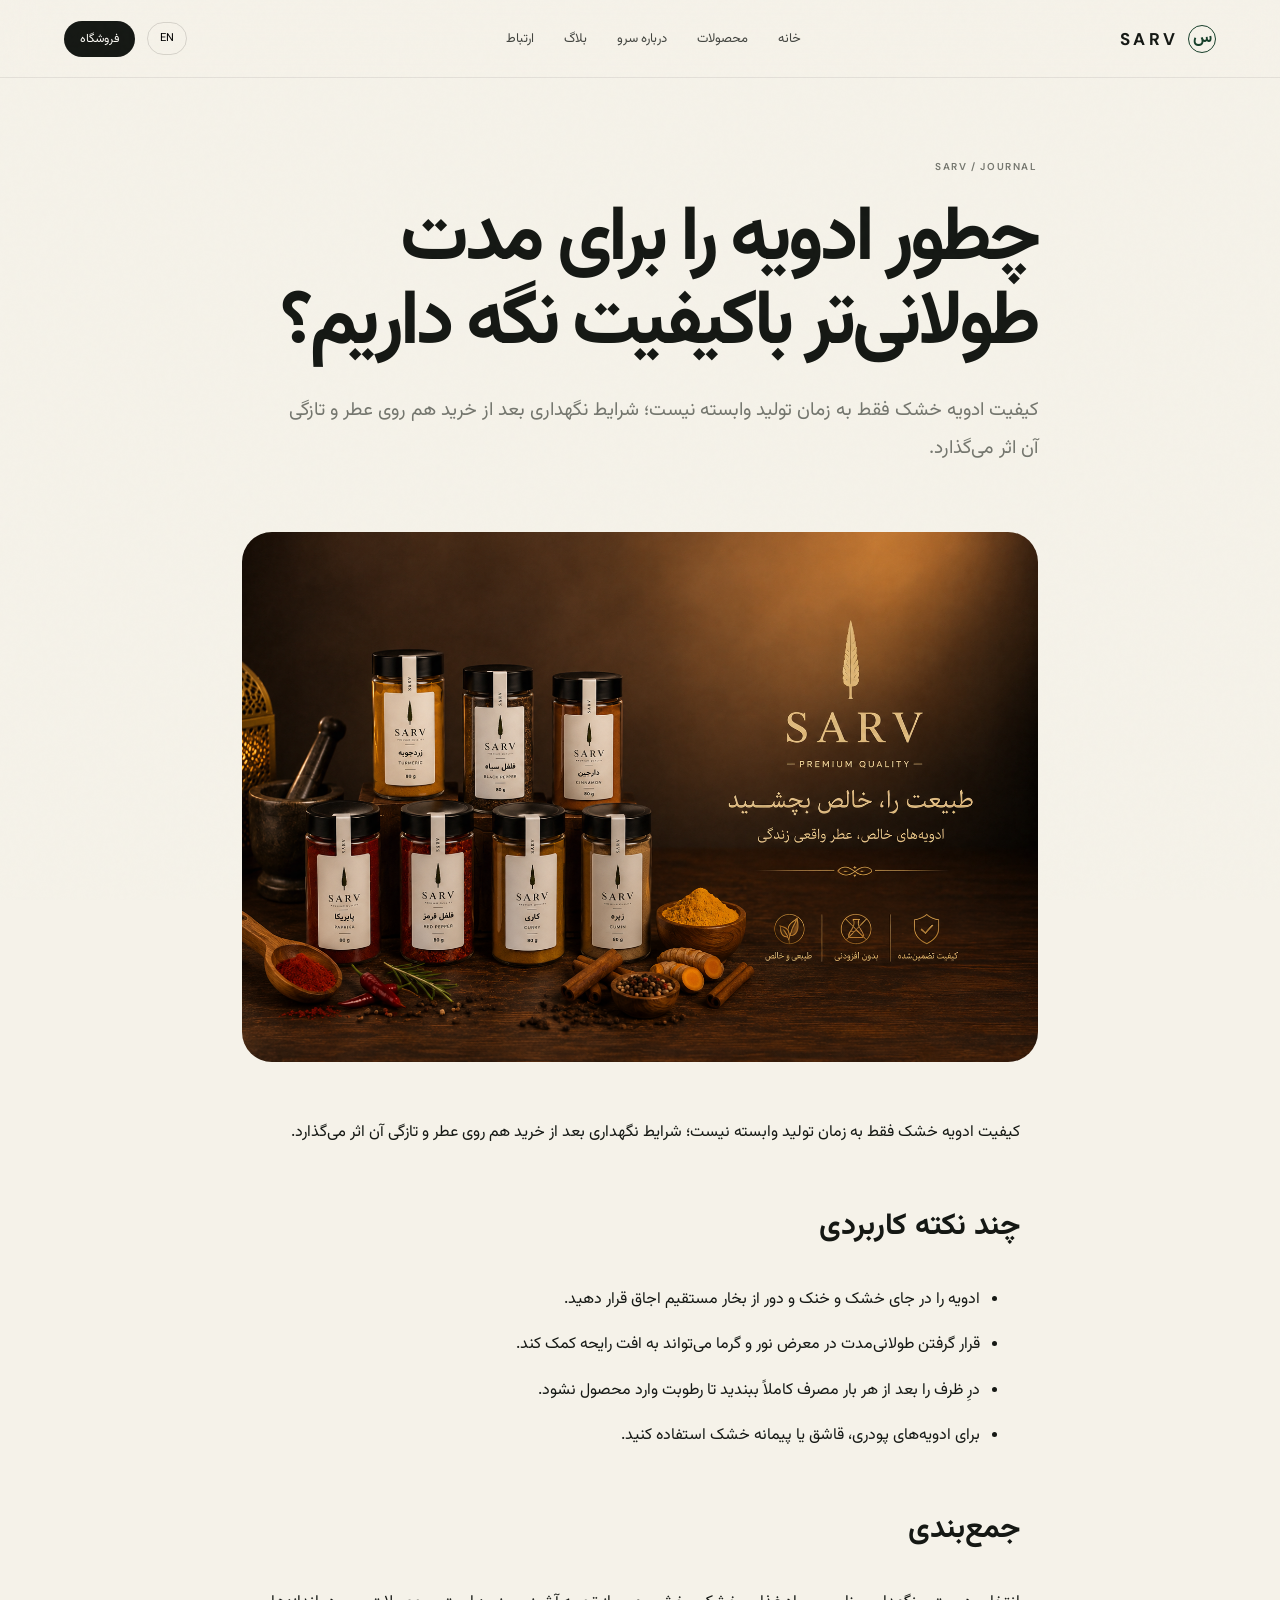
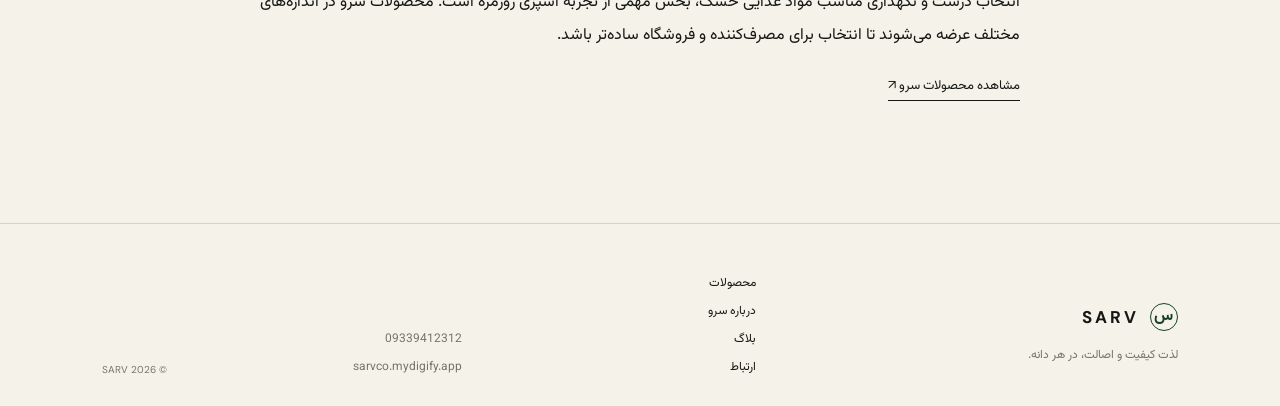
<file: blog/spice-storage.html>
<!doctype html><html lang="fa" dir="rtl"><head>
<meta charset="utf-8"><meta name="viewport" content="width=device-width, initial-scale=1.0">
<meta name="theme-color" content="#f6f3ea">
<meta name="description" content="سرو؛ ادویه و حبوبات با تمرکز بر کیفیت، اصالت و بسته‌بندی حرفه‌ای.">
<title>چطور ادویه را برای مدت طولانی‌تر باکیفیت نگه داریم؟ — مجله سرو</title>
<link rel="preconnect" href="https://fonts.googleapis.com"><link rel="preconnect" href="https://fonts.gstatic.com" crossorigin>
<link href="https://fonts.googleapis.com/css2?family=DM+Sans:wght@400;500;600;700&family=Vazirmatn:wght@400;500;600;700;800&display=swap" rel="stylesheet">
<link rel="stylesheet" href="../styles.css"></head><body><div class="noise"></div><header class="nav">
  <a class="brand" href="../index.html" aria-label="SARV"><span class="brand-mark">س</span><span class="brand-word">SARV</span></a>
  <nav>
    <a href="../index.html" data-fa="خانه" data-en="Home">خانه</a>
    <a href="../products.html" data-fa="محصولات" data-en="Products">محصولات</a>
    <a href="../about.html" data-fa="درباره سرو" data-en="About">درباره سرو</a>
    <a href="../blog.html" data-fa="بلاگ" data-en="Blog">بلاگ</a>
    <a href="../contact.html" data-fa="ارتباط" data-en="Contact">ارتباط</a>
  </nav>
  <div class="nav-actions">
    <button class="lang-btn" id="langBtn">EN</button>
    <a class="nav-cta" href="https://sarvco.mydigify.app" target="_blank" rel="noopener" data-fa="فروشگاه" data-en="Shop">فروشگاه</a>
  </div>
</header><main><article class="post section"><div class="post-meta">SARV / JOURNAL</div><h1>چطور ادویه را برای مدت طولانی‌تر باکیفیت نگه داریم؟</h1><p class="post-lead">کیفیت ادویه خشک فقط به زمان تولید وابسته نیست؛ شرایط نگهداری بعد از خرید هم روی عطر و تازگی آن اثر می‌گذارد.</p><img class="post-image" src="../assets/new-spices/EA3776B9-7689-4C84-BE9C-60752B34427B.PNG" alt="چطور ادویه را برای مدت طولانی‌تر باکیفیت نگه داریم؟">
    <div class="post-content"><p>کیفیت ادویه خشک فقط به زمان تولید وابسته نیست؛ شرایط نگهداری بعد از خرید هم روی عطر و تازگی آن اثر می‌گذارد.</p><h2>چند نکته کاربردی</h2><ul><li>ادویه را در جای خشک و خنک و دور از بخار مستقیم اجاق قرار دهید.</li><li>قرار گرفتن طولانی‌مدت در معرض نور و گرما می‌تواند به افت رایحه کمک کند.</li><li>درِ ظرف را بعد از هر بار مصرف کاملاً ببندید تا رطوبت وارد محصول نشود.</li><li>برای ادویه‌های پودری، قاشق یا پیمانه خشک استفاده کنید.</li></ul>
    <h2>جمع‌بندی</h2><p>انتخاب درست و نگهداری مناسب مواد غذایی خشک، بخش مهمی از تجربه آشپزی روزمره است. محصولات سرو در اندازه‌های مختلف عرضه می‌شوند تا انتخاب برای مصرف‌کننده و فروشگاه ساده‌تر باشد.</p><a class="text-link" href="../products.html">مشاهده محصولات سرو ↗</a></div></article></main><footer class="footer">
  <div><div class="brand footer-brand"><span class="brand-mark">س</span><span class="brand-word">SARV</span></div>
    <p data-fa="لذت کیفیت و اصالت، در هر دانه." data-en="The pleasure of quality and authenticity, in every grain.">لذت کیفیت و اصالت، در هر دانه.</p></div>
  <div class="footer-links">
    <a href="../products.html" data-fa="محصولات" data-en="Products">محصولات</a>
    <a href="../about.html" data-fa="درباره سرو" data-en="About">درباره سرو</a>
    <a href="../blog.html" data-fa="بلاگ" data-en="Blog">بلاگ</a>
    <a href="../contact.html" data-fa="ارتباط" data-en="Contact">ارتباط</a>
  </div>
  <div class="footer-contact"><span>09339412312</span><a href="https://sarvco.mydigify.app" target="_blank" rel="noopener">sarvco.mydigify.app</a></div>
  <div class="copyright">© 2026 SARV</div>
</footer><script src="../script.js"></script></body></html>
</file>
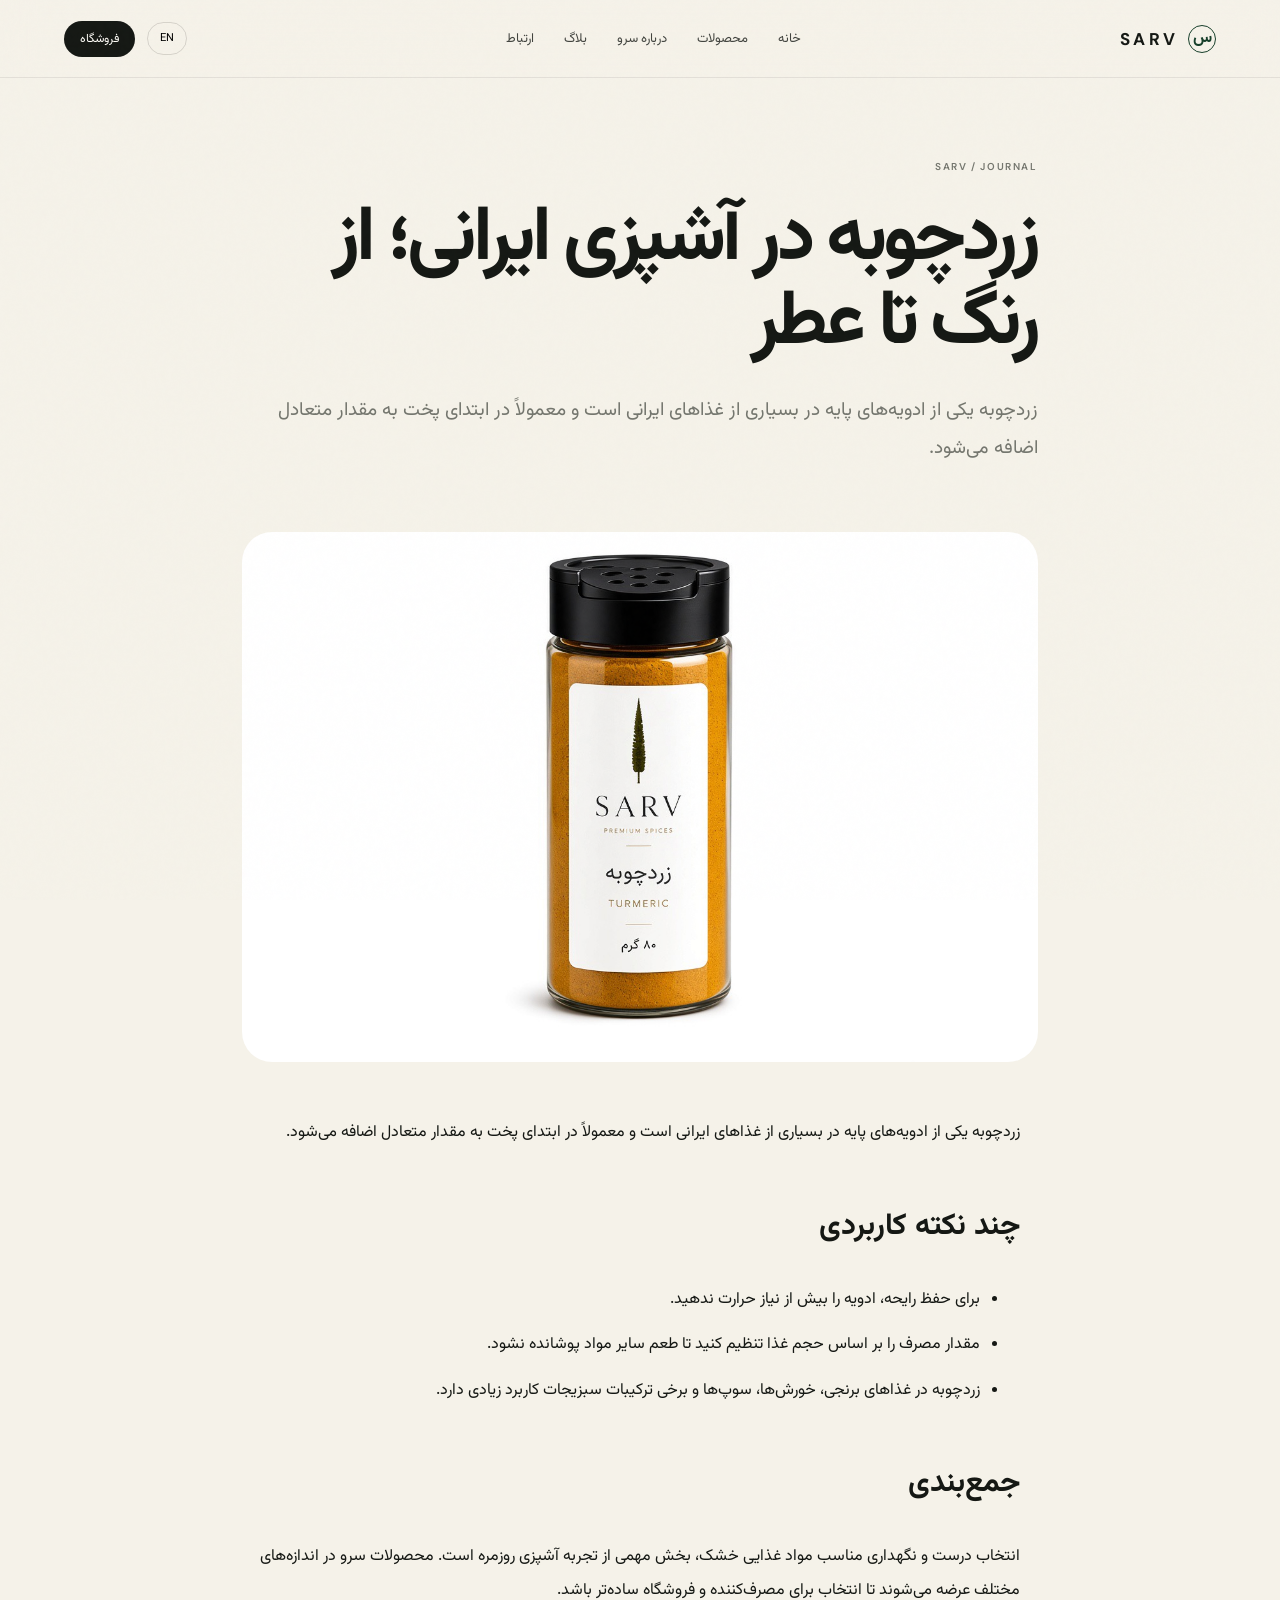
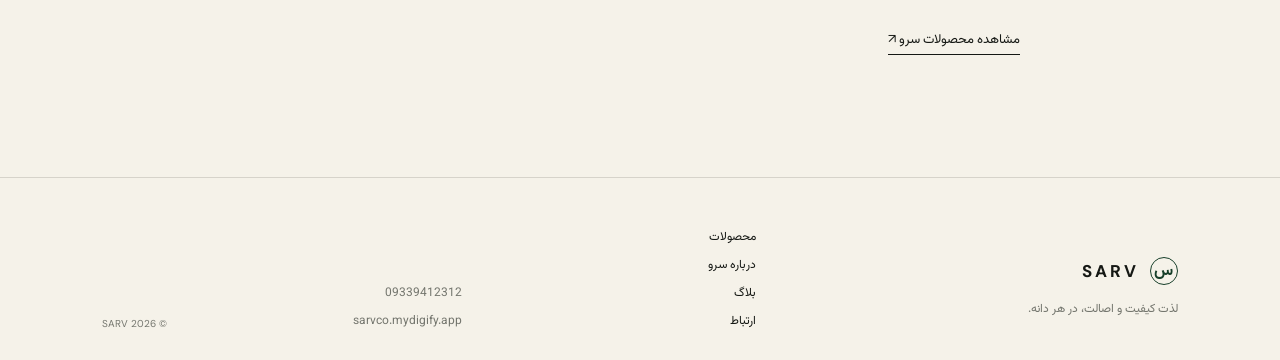
<file: blog/turmeric-guide.html>
<!doctype html><html lang="fa" dir="rtl"><head>
<meta charset="utf-8"><meta name="viewport" content="width=device-width, initial-scale=1.0">
<meta name="theme-color" content="#f6f3ea">
<meta name="description" content="سرو؛ ادویه و حبوبات با تمرکز بر کیفیت، اصالت و بسته‌بندی حرفه‌ای.">
<title>زردچوبه در آشپزی ایرانی؛ از رنگ تا عطر — مجله سرو</title>
<link rel="preconnect" href="https://fonts.googleapis.com"><link rel="preconnect" href="https://fonts.gstatic.com" crossorigin>
<link href="https://fonts.googleapis.com/css2?family=DM+Sans:wght@400;500;600;700&family=Vazirmatn:wght@400;500;600;700;800&display=swap" rel="stylesheet">
<link rel="stylesheet" href="../styles.css"></head><body><div class="noise"></div><header class="nav">
  <a class="brand" href="../index.html" aria-label="SARV"><span class="brand-mark">س</span><span class="brand-word">SARV</span></a>
  <nav>
    <a href="../index.html" data-fa="خانه" data-en="Home">خانه</a>
    <a href="../products.html" data-fa="محصولات" data-en="Products">محصولات</a>
    <a href="../about.html" data-fa="درباره سرو" data-en="About">درباره سرو</a>
    <a href="../blog.html" data-fa="بلاگ" data-en="Blog">بلاگ</a>
    <a href="../contact.html" data-fa="ارتباط" data-en="Contact">ارتباط</a>
  </nav>
  <div class="nav-actions">
    <button class="lang-btn" id="langBtn">EN</button>
    <a class="nav-cta" href="https://sarvco.mydigify.app" target="_blank" rel="noopener" data-fa="فروشگاه" data-en="Shop">فروشگاه</a>
  </div>
</header><main><article class="post section"><div class="post-meta">SARV / JOURNAL</div><h1>زردچوبه در آشپزی ایرانی؛ از رنگ تا عطر</h1><p class="post-lead">زردچوبه یکی از ادویه‌های پایه در بسیاری از غذاهای ایرانی است و معمولاً در ابتدای پخت به مقدار متعادل اضافه می‌شود.</p><img class="post-image" src="../assets/new-spices/IMG_5484.JPG" alt="زردچوبه در آشپزی ایرانی؛ از رنگ تا عطر">
    <div class="post-content"><p>زردچوبه یکی از ادویه‌های پایه در بسیاری از غذاهای ایرانی است و معمولاً در ابتدای پخت به مقدار متعادل اضافه می‌شود.</p><h2>چند نکته کاربردی</h2><ul><li>برای حفظ رایحه، ادویه را بیش از نیاز حرارت ندهید.</li><li>مقدار مصرف را بر اساس حجم غذا تنظیم کنید تا طعم سایر مواد پوشانده نشود.</li><li>زردچوبه در غذاهای برنجی، خورش‌ها، سوپ‌ها و برخی ترکیبات سبزیجات کاربرد زیادی دارد.</li></ul>
    <h2>جمع‌بندی</h2><p>انتخاب درست و نگهداری مناسب مواد غذایی خشک، بخش مهمی از تجربه آشپزی روزمره است. محصولات سرو در اندازه‌های مختلف عرضه می‌شوند تا انتخاب برای مصرف‌کننده و فروشگاه ساده‌تر باشد.</p><a class="text-link" href="../products.html">مشاهده محصولات سرو ↗</a></div></article></main><footer class="footer">
  <div><div class="brand footer-brand"><span class="brand-mark">س</span><span class="brand-word">SARV</span></div>
    <p data-fa="لذت کیفیت و اصالت، در هر دانه." data-en="The pleasure of quality and authenticity, in every grain.">لذت کیفیت و اصالت، در هر دانه.</p></div>
  <div class="footer-links">
    <a href="../products.html" data-fa="محصولات" data-en="Products">محصولات</a>
    <a href="../about.html" data-fa="درباره سرو" data-en="About">درباره سرو</a>
    <a href="../blog.html" data-fa="بلاگ" data-en="Blog">بلاگ</a>
    <a href="../contact.html" data-fa="ارتباط" data-en="Contact">ارتباط</a>
  </div>
  <div class="footer-contact"><span>09339412312</span><a href="https://sarvco.mydigify.app" target="_blank" rel="noopener">sarvco.mydigify.app</a></div>
  <div class="copyright">© 2026 SARV</div>
</footer><script src="../script.js"></script></body></html>
</file>
<file: styles.css>
:root{--bg:#f5f2e9;--ink:#151814;--muted:#74766e;--line:rgba(21,24,20,.14);--green:#173f2a;--gold:#b89a58;--white:#fffdf8;--radius:28px}
*{box-sizing:border-box}html{scroll-behavior:smooth}body{margin:0;background:var(--bg);color:var(--ink);font-family:Vazirmatn,DM Sans,sans-serif;overflow-x:hidden}a{color:inherit;text-decoration:none}button{font:inherit}.noise{position:fixed;inset:0;pointer-events:none;z-index:20;opacity:.035;background-image:url("data:image/svg+xml,%3Csvg viewBox='0 0 180 180' xmlns='http://www.w3.org/2000/svg'%3E%3Cfilter id='n'%3E%3CfeTurbulence type='fractalNoise' baseFrequency='.8' numOctaves='4' stitchTiles='stitch'/%3E%3C/filter%3E%3Crect width='100%25' height='100%25' filter='url(%23n)' opacity='.5'/%3E%3C/svg%3E")}
.nav{position:fixed;top:0;left:0;right:0;z-index:15;height:78px;display:flex;align-items:center;justify-content:space-between;padding:0 5vw;background:rgba(245,242,233,.72);backdrop-filter:blur(18px);border-bottom:1px solid rgba(21,24,20,.08)}.brand{display:flex;align-items:center;gap:10px;font-family:"DM Sans",sans-serif;font-weight:700;letter-spacing:.2em}.brand-mark{display:grid;place-items:center;width:28px;height:28px;border:1px solid var(--green);border-radius:50%;font-family:Vazirmatn;font-size:16px;letter-spacing:0;color:var(--green)}.brand-word{font-size:17px}.nav nav{display:flex;gap:30px;font-size:13px}.nav nav a{position:relative;color:#42443f}.nav nav a:after{content:"";position:absolute;right:0;bottom:-7px;width:0;height:1px;background:var(--green);transition:.35s}.nav nav a:hover:after{width:100%}.nav-actions{display:flex;gap:12px;align-items:center}.lang-btn{border:1px solid var(--line);background:transparent;border-radius:999px;padding:7px 12px;cursor:pointer;font-size:11px}.nav-cta{background:var(--ink);color:var(--white);border-radius:999px;padding:9px 16px;font-size:12px}.hero{min-height:100vh;padding:150px 8vw 90px;display:grid;grid-template-columns:1fr 1fr;align-items:center;gap:5vw}.hero-copy{max-width:620px}.eyebrow,.section-kicker{font:600 11px/1 "DM Sans",sans-serif;letter-spacing:.18em;text-transform:uppercase;color:var(--muted)}h1,h2,h3,p{margin-top:0}.hero h1{font-size:clamp(54px,7vw,108px);line-height:.98;letter-spacing:-.06em;margin:22px 0}.hero h1 em,.page-hero h1 em,.statement h2 em,.about-copy h2 em,.contact-note h2 em{font-style:normal;color:var(--green)}.hero-copy>p{font-size:17px;line-height:2;color:var(--muted);max-width:540px}.hero-actions{display:flex;align-items:center;gap:25px;margin-top:32px}.btn{display:inline-flex;align-items:center;justify-content:center;border-radius:999px;padding:15px 24px;font-size:13px;font-weight:600;transition:transform .3s,box-shadow .3s}.btn:hover{transform:translateY(-3px);box-shadow:0 12px 30px rgba(0,0,0,.12)}.btn-dark{background:var(--ink);color:var(--white)}.btn-light{background:var(--white);color:var(--ink)}.text-link{font-size:13px;border-bottom:1px solid var(--ink);padding-bottom:4px}.hero-visual{position:relative;min-height:650px;display:grid;place-items:center}.hero-image{width:min(100%,600px);max-height:650px;object-fit:contain;position:relative;z-index:2;filter:drop-shadow(0 35px 40px rgba(0,0,0,.13))}.hero-orbit{position:absolute;width:430px;height:430px;border:1px solid rgba(23,63,42,.18);border-radius:50%;animation:spin 18s linear infinite}.hero-orbit:after{content:"";position:absolute;width:9px;height:9px;background:var(--gold);border-radius:50%;top:12%;right:10%}.floating-note{position:absolute;z-index:3;bottom:8%;left:2%;background:rgba(255,253,248,.75);backdrop-filter:blur(16px);border:1px solid rgba(255,255,255,.8);padding:18px 20px;border-radius:18px;box-shadow:0 20px 40px rgba(0,0,0,.08);display:flex;flex-direction:column;gap:5px}.floating-note strong{font:700 16px "DM Sans"}.floating-note span{font-size:10px;color:var(--muted)}@keyframes spin{to{transform:rotate(360deg)}}.marquee{overflow:hidden;border-block:1px solid var(--line);padding:16px 0;white-space:nowrap;color:var(--green);font:600 11px "DM Sans";letter-spacing:.12em}.marquee div{display:inline-block;animation:marquee 24s linear infinite}@keyframes marquee{to{transform:translateX(50%)}}.section{padding:120px 8vw}.section-small{padding-inline:8vw}.intro-grid{display:grid;grid-template-columns:1.15fr .85fr;gap:10vw;margin-top:45px}.intro h2,.statement h2,.page-hero h1,.contact-note h2{font-size:clamp(42px,6vw,82px);line-height:1.05;letter-spacing:-.05em}.intro-grid p,.statement-copy p,.about-copy p,.page-hero p{font-size:16px;line-height:2;color:var(--muted);max-width:550px}.section-head{display:flex;justify-content:space-between;align-items:end;margin-bottom:45px}.section-head h2{font-size:48px;letter-spacing:-.04em;margin:16px 0 0}.product-grid{display:grid;grid-template-columns:repeat(4,1fr);gap:18px}.product-card{min-width:0}.product-img{background:var(--white);border-radius:24px;aspect-ratio:1/1.18;display:grid;place-items:center;overflow:hidden;border:1px solid rgba(21,24,20,.07);transition:transform .5s,box-shadow .5s}.product-card img{width:88%;height:88%;object-fit:contain;transition:transform .6s}.product-card:hover .product-img{transform:translateY(-8px);box-shadow:0 25px 50px rgba(0,0,0,.1)}.product-card:hover img{transform:scale(1.04)}.product-info{display:grid;grid-template-columns:auto 1fr;gap:4px 12px;padding:15px 5px}.product-info span{grid-row:span 2;font:600 10px "DM Sans";color:var(--muted);padding-top:4px}.product-info h3{font-size:16px;margin:0}.product-info small{font:500 9px "DM Sans";letter-spacing:.08em;color:var(--muted)}.product-info b{grid-column:2;font-size:11px;margin-top:7px;font-weight:600}.statement{display:grid;grid-template-columns:1.15fr .85fr;gap:7vw;align-items:center;background:#ece8dc}.statement-image{border-radius:32px;overflow:hidden}.statement-image img{display:block;width:100%;height:100%;object-fit:cover}.cta{padding-top:0}.cta-inner{background:var(--green);color:var(--white);border-radius:36px;padding:90px 9vw;text-align:center;position:relative;overflow:hidden}.cta-inner:before{content:"س";position:absolute;font-size:38vw;line-height:.7;left:-5%;bottom:-15%;opacity:.04}.cta-inner .eyebrow{color:rgba(255,255,255,.55)}.cta h2{font-size:clamp(40px,6vw,75px);letter-spacing:-.05em;margin:25px auto 35px;max-width:900px}.footer{padding:50px 8vw 30px;display:grid;grid-template-columns:1.5fr 1fr 1fr auto;gap:40px;border-top:1px solid var(--line);align-items:end}.footer p{color:var(--muted);font-size:12px}.footer-brand{margin-bottom:15px}.footer-links,.footer-contact{display:flex;flex-direction:column;gap:10px;font-size:12px}.footer-contact{color:var(--muted)}.copyright{font:10px "DM Sans";color:var(--muted);white-space:nowrap}.page-hero{padding-top:170px;padding-bottom:70px;max-width:1100px}.page-hero h1{margin:25px 0 20px}.page-hero p{max-width:650px}.filterbar{display:flex;gap:8px;margin-bottom:35px}.filter{border:1px solid var(--line);background:transparent;border-radius:999px;padding:10px 17px;font-size:11px;cursor:pointer}.filter.active{background:var(--ink);color:white}.product-grid-large{grid-template-columns:repeat(4,1fr);padding-bottom:100px}.product-card.hidden{display:none}.about-split{display:grid;grid-template-columns:1fr 1fr;gap:9vw;align-items:center}.about-visual{border-radius:32px;overflow:hidden}.about-visual img{display:block;width:100%;height:auto}.about-copy h2{font-size:45px;line-height:1.15;letter-spacing:-.04em;margin:20px 0 30px}.values{display:grid;grid-template-columns:repeat(3,1fr);border-top:1px solid var(--line);border-bottom:1px solid var(--line);padding-top:70px;padding-bottom:70px}.value{padding:0 35px;border-left:1px solid var(--line)}.value:first-child{border-left:0}.value span{font:11px "DM Sans";color:var(--muted)}.value h3{font-size:30px;margin:25px 0 10px}.value p{font-size:13px;line-height:1.9;color:var(--muted)}.contact-grid{display:grid;grid-template-columns:1fr 1fr;gap:18px}.contact-card{background:var(--white);border:1px solid rgba(21,24,20,.08);border-radius:28px;padding:45px;display:flex;flex-direction:column;gap:12px;transition:.4s}.contact-card:hover{transform:translateY(-6px);box-shadow:0 25px 50px rgba(0,0,0,.08)}.contact-card span{font:10px "DM Sans";letter-spacing:.18em;color:var(--muted)}.contact-card strong{font:clamp(25px,3vw,40px);letter-spacing:-.03em}.contact-card small{color:var(--green);font-size:12px}.contact-note{text-align:center;padding-bottom:160px}.contact-note h2{margin:30px auto;max-width:850px}.reveal{opacity:0;transform:translateY(35px);transition:opacity .8s ease,transform .8s ease}.reveal.visible{opacity:1;transform:none}.delay-1{transition-delay:.15s}
[dir="ltr"] .hero-actions{flex-direction:row}.ltr{direction:ltr}
@media(max-width:900px){.nav nav{display:none}.hero{grid-template-columns:1fr;padding-top:120px}.hero-visual{min-height:480px}.product-grid,.product-grid-large{grid-template-columns:repeat(2,1fr)}.intro-grid,.statement,.about-split{grid-template-columns:1fr}.statement{gap:45px}.footer{grid-template-columns:1fr 1fr}.values{grid-template-columns:1fr;gap:35px}.value{border-left:0;border-top:1px solid var(--line);padding:30px 0 0}.value:first-child{border-top:0}.contact-grid{grid-template-columns:1fr}}
@media(max-width:560px){.nav{padding:0 18px}.nav-cta{display:none}.hero,.section,.page-hero{padding-inline:22px}.hero h1{font-size:54px}.hero-visual{min-height:400px}.hero-orbit{width:280px;height:280px}.floating-note{left:0;bottom:4%}.section{padding-top:80px;padding-bottom:80px}.section-head{align-items:start;gap:20px;flex-direction:column}.section-head h2{font-size:40px}.product-grid,.product-grid-large{grid-template-columns:1fr 1fr;gap:10px}.product-img{border-radius:18px}.product-info h3{font-size:13px}.statement{padding-inline:22px}.cta{padding-inline:12px}.cta-inner{border-radius:25px;padding:70px 25px}.footer{grid-template-columns:1fr;padding-inline:22px}.copyright{margin-top:20px}.about-copy h2{font-size:36px}.contact-card{padding:30px 24px}.contact-card strong{font-size:25px}}

/* SARV 2026 additions */
.promo-grid{display:grid;grid-template-columns:1fr 1fr;gap:18px}
.promo-card{background:var(--white);border:1px solid rgba(21,24,20,.08);border-radius:30px;padding:45px;min-height:310px}
.promo-card span,.category-heading span,.post-meta{font:600 10px "DM Sans";letter-spacing:.16em;color:var(--muted)}
.promo-card h2{font-size:42px;letter-spacing:-.04em;margin:22px 0 12px}
.promo-card p{color:var(--muted);line-height:2;font-size:14px;max-width:520px}
.promo-card a{display:inline-block;margin-top:25px;border-bottom:1px solid var(--ink);font-size:12px}
.business-banner,.business-note{background:var(--green);color:var(--white);border-radius:32px;margin-inline:8vw;display:flex;align-items:center;justify-content:space-between;gap:40px}
.business-banner h2{font-size:clamp(35px,5vw,62px);letter-spacing:-.05em;margin:20px 0}
.business-banner p,.business-note p{color:rgba(255,255,255,.72);line-height:2;max-width:750px}
.business-banner .eyebrow{color:rgba(255,255,255,.5)}
.business-note{padding:45px 55px;margin-bottom:35px}
.business-note strong{font-size:24px}
.business-note .btn{background:var(--white);color:var(--ink)}
.catalog-strip{display:flex;align-items:center;justify-content:space-between;gap:45px;border-top:1px solid var(--line);border-bottom:1px solid var(--line)}
.catalog-strip h2{font-size:45px;margin:18px 0 10px}
.catalog-strip p{color:var(--muted);line-height:2;max-width:600px}
.catalog-actions{display:flex;gap:10px;flex-wrap:wrap}
.catalog-link{border:1px solid var(--line);background:var(--white);border-radius:999px;padding:14px 20px;font-size:12px}
.category-heading{padding-top:70px;padding-bottom:28px}
.category-heading h2{font-size:44px;margin:15px 0 5px}
.category-heading p{color:var(--muted);font-size:13px}
.size-row{display:flex;gap:6px;margin-top:10px}
.size-btn{border:1px solid var(--line);background:transparent;border-radius:999px;padding:6px 10px;font-size:10px;cursor:pointer}
.size-btn.active{background:var(--green);color:var(--white);border-color:var(--green)}
.purchase-row{display:flex;align-items:end;justify-content:space-between;gap:10px;margin-top:10px}
.price-label{display:block;font-size:9px!important;letter-spacing:0!important}
.price{display:block;font-size:13px;margin-top:2px}
.shop-mini{background:var(--ink);color:var(--white);border-radius:999px;padding:8px 12px;font-size:10px}
.store-order{margin-top:12px;padding-top:12px;border-top:1px solid var(--line);display:flex;flex-direction:column;gap:4px}
.store-order strong{font-size:10px;color:var(--green)}
.store-order span{font-size:9px;line-height:1.7;color:var(--muted)}
.pack-link{font-size:9px;text-decoration:underline;margin-top:3px}
.article-grid{display:grid;grid-template-columns:repeat(3,1fr);gap:18px}
.article-card{background:var(--white);border:1px solid rgba(21,24,20,.08);border-radius:26px;overflow:hidden;transition:.35s}
.article-card:hover{transform:translateY(-6px);box-shadow:0 20px 45px rgba(0,0,0,.08)}
.article-card img{display:block;width:100%;height:220px;object-fit:cover}
.article-card span,.article-card h3,.article-card p{margin-inline:22px}
.article-card span{display:inline-block;margin-top:18px;font:600 9px "DM Sans";letter-spacing:.14em;color:var(--muted)}
.article-card h3{font-size:21px;line-height:1.5;margin-top:9px;margin-bottom:10px}
.article-card p{font-size:12px;line-height:2;color:var(--muted);margin-bottom:24px}
.article-grid-large .article-card img{height:250px}
.post{max-width:1000px;margin:auto;padding-top:160px}
.post h1{font-size:clamp(42px,6vw,78px);line-height:1.1;letter-spacing:-.05em;margin:25px 0}
.post-lead{font-size:19px;line-height:2;color:var(--muted);max-width:760px}
.post-image{width:100%;max-height:600px;object-fit:cover;border-radius:30px;margin:45px 0}
.post-content{max-width:760px;margin:auto;font-size:16px;line-height:2.1}
.post-content h2{font-size:30px;margin-top:45px}
.post-content li{margin-bottom:12px}
.contact-form-note{background:var(--white);border-radius:30px;margin-inline:8vw}
.contact-form-note h2{font-size:50px;margin:18px 0}
.contact-form-note p{color:var(--muted);max-width:750px;line-height:2;margin-bottom:25px}
@media(max-width:900px){.promo-grid,.article-grid{grid-template-columns:1fr 1fr}.business-banner,.business-note,.catalog-strip{margin-inline:22px}.business-banner,.catalog-strip{align-items:flex-start;flex-direction:column}.business-note{margin-inline:22px}.article-card img{height:190px}}
@media(max-width:560px){.promo-grid,.article-grid{grid-template-columns:1fr}.promo-card{padding:30px;min-height:240px}.promo-card h2{font-size:34px}.business-banner,.business-note{margin-inline:12px;border-radius:24px;padding:35px 25px}.catalog-strip{padding-inline:22px}.catalog-strip h2{font-size:38px}.category-heading{padding-inline:22px}.article-card img,.article-grid-large .article-card img{height:210px}.post{padding-top:125px}.post-image{border-radius:20px;margin:30px 0}.post-content{font-size:15px}.contact-form-note{margin-inline:12px}}

/* SARV PRODUCT EXPERIENCE v2 */
.product-card{cursor:pointer;position:relative;overflow:hidden;transition:transform .35s ease,box-shadow .35s ease,border-color .35s ease}.product-card:hover{transform:translateY(-8px);box-shadow:0 28px 65px rgba(0,0,0,.11);border-color:rgba(21,24,20,.16)}.product-card:focus-visible{outline:2px solid var(--green);outline-offset:4px}.product-img{position:relative}.product-open{position:absolute;right:14px;bottom:14px;background:rgba(255,255,255,.94);backdrop-filter:blur(10px);border:1px solid rgba(21,24,20,.08);border-radius:999px;padding:8px 12px;font-size:9px;opacity:0;transform:translateY(8px);transition:.3s}.product-card:hover .product-open{opacity:1;transform:none}.product-open b{margin-right:5px;font-size:12px}.product-info{grid-template-columns:34px 1fr}.product-index{grid-row:span 3!important}.card-desc{grid-column:2;margin:7px 0 2px;font-size:10px;line-height:1.9;color:var(--muted);display:-webkit-box;-webkit-line-clamp:3;-webkit-box-orient:vertical;overflow:hidden}.size-switch{grid-column:2;display:flex;align-items:center;gap:5px;margin-top:9px;background:#f1eee5;border-radius:999px;padding:4px;width:max-content;max-width:100%}.switch-label{font-size:8px;color:var(--muted);padding:0 7px}.size-btn{min-width:64px;height:32px;border:0!important;background:transparent!important;color:var(--ink);border-radius:999px!important;padding:0 12px!important;font-size:10px!important;font-weight:600;cursor:pointer;transition:.25s;white-space:nowrap}.size-btn.active{background:var(--green)!important;color:var(--white)!important;box-shadow:0 4px 12px rgba(38,64,43,.18)}.size-btn:hover:not(.active){background:rgba(255,255,255,.8)!important}.purchase-row{grid-column:2}.store-order{grid-column:2}.product-modal{position:fixed;inset:0;z-index:1000;display:flex;align-items:center;justify-content:center;padding:25px;visibility:hidden;opacity:0;transition:opacity .25s,visibility .25s}.product-modal.is-open{visibility:visible;opacity:1}.product-modal-backdrop{position:absolute;inset:0;background:rgba(13,18,14,.62);backdrop-filter:blur(9px)}.product-modal-card{position:relative;z-index:1;width:min(980px,100%);max-height:min(760px,92vh);overflow:auto;background:var(--white);border-radius:34px;display:grid;grid-template-columns:.9fr 1.1fr;box-shadow:0 40px 100px rgba(0,0,0,.28);transform:translateY(18px) scale(.98);transition:.3s}.product-modal.is-open .product-modal-card{transform:none}.product-modal-close{position:absolute;z-index:2;top:18px;left:18px;width:40px;height:40px;border:1px solid rgba(21,24,20,.1);background:rgba(255,255,255,.9);border-radius:50%;font-size:25px;line-height:1;cursor:pointer}.modal-product-media{min-height:520px;background:#f2efe7;display:flex;align-items:center;justify-content:center;padding:45px}.modal-product-media img{width:100%;height:100%;max-height:500px;object-fit:contain}.modal-product-copy{padding:65px 55px 50px;display:flex;flex-direction:column;justify-content:center}.modal-kicker{font:600 10px "DM Sans";letter-spacing:.16em;color:var(--muted);text-transform:uppercase}.modal-product-copy h2{font-size:clamp(42px,5vw,68px);line-height:1.05;letter-spacing:-.055em;margin:18px 0}.modal-lead{font-size:15px;line-height:2.15;color:var(--muted);margin:0 0 25px}.modal-facts{border-top:1px solid var(--line);border-bottom:1px solid var(--line)}.modal-facts div{display:flex;justify-content:space-between;gap:20px;padding:15px 0;border-bottom:1px solid var(--line);font-size:11px}.modal-facts div:last-child{border-bottom:0}.modal-facts span{color:var(--muted)}.modal-facts strong{text-align:left;max-width:70%;font-weight:600}.modal-actions{display:flex;gap:10px;margin-top:28px}.btn-outline{border:1px solid var(--line);background:transparent;color:var(--ink);border-radius:999px;padding:13px 22px;font-size:11px;cursor:pointer}.modal-open{overflow:hidden}@media(max-width:760px){.product-modal{padding:12px}.product-modal-card{grid-template-columns:1fr;max-height:94vh;border-radius:25px}.modal-product-media{min-height:280px;height:300px;padding:25px}.modal-product-copy{padding:30px 25px 35px}.modal-product-copy h2{font-size:43px}.modal-lead{font-size:13px}.product-open{opacity:1;transform:none}.product-info{grid-template-columns:28px 1fr}.size-switch{width:100%;justify-content:flex-start}.size-btn{flex:1}.switch-label{padding-right:4px;padding-left:4px}.card-desc{-webkit-line-clamp:2}}


/* ===== SARV V2 — mobile, glass & liquid polish ===== */
.hero{
  position:relative;
  min-height:min(820px,92vh);
  overflow:hidden;
  isolation:isolate;
}
.hero:before,.hero:after{
  content:"";
  position:absolute;
  border-radius:50%;
  pointer-events:none;
  z-index:-1;
  filter:blur(70px);
  opacity:.42;
  transform:translate3d(0,0,0);
}
.hero:before{
  width:360px;height:360px;
  top:8%;right:8%;
  background:rgba(184,154,88,.24);
}
.hero:after{
  width:300px;height:300px;
  bottom:-5%;left:3%;
  background:rgba(23,63,42,.16);
}
.hero-visual{
  min-width:0;
  min-height:520px;
  position:relative;
  padding:20px;
  border:1px solid rgba(255,255,255,.42);
  border-radius:42px;
  background:linear-gradient(135deg,rgba(255,255,255,.34),rgba(255,255,255,.12));
  backdrop-filter:blur(20px);
  -webkit-backdrop-filter:blur(20px);
  box-shadow:0 28px 80px rgba(21,24,20,.09), inset 0 1px 0 rgba(255,255,255,.5);
}
.hero-image{
  display:block;
  width:min(100%,600px);
  height:auto;
  max-height:620px;
  object-fit:contain;
  opacity:1;
}
.floating-note{
  background:rgba(255,253,248,.66)!important;
  border:1px solid rgba(255,255,255,.55);
  backdrop-filter:blur(18px);
  -webkit-backdrop-filter:blur(18px);
  box-shadow:0 15px 45px rgba(21,24,20,.12);
}
.product-card{
  position:relative;
  overflow:hidden;
  background:linear-gradient(145deg,rgba(255,255,255,.72),rgba(255,255,255,.34))!important;
  border:1px solid rgba(255,255,255,.65)!important;
  box-shadow:0 18px 55px rgba(21,24,20,.07),inset 0 1px 0 rgba(255,255,255,.65)!important;
  backdrop-filter:blur(18px);
  -webkit-backdrop-filter:blur(18px);
}
.product-card:after{
  content:"";
  position:absolute;
  width:150px;height:150px;
  left:-70px;top:-75px;
  border-radius:50%;
  background:rgba(184,154,88,.12);
  filter:blur(20px);
  pointer-events:none;
}
.size-switch{
  width:100%;
  max-width:260px;
  min-height:46px;
  padding:4px!important;
  gap:3px!important;
  background:rgba(23,63,42,.07)!important;
  border:1px solid rgba(23,63,42,.10);
  box-shadow:inset 0 1px 2px rgba(0,0,0,.04);
}
.switch-label{
  min-width:52px;
  text-align:center;
  font-size:9px!important;
  font-weight:600;
  letter-spacing:.03em;
}
.size-btn{
  flex:1!important;
  min-width:0!important;
  height:36px!important;
  padding:0 10px!important;
  font-size:11px!important;
  border-radius:999px!important;
}
.size-btn.active{
  background:linear-gradient(135deg,var(--green),#28583d)!important;
  box-shadow:0 7px 18px rgba(23,63,42,.22)!important;
}
.product-modal-backdrop{
  background:rgba(13,18,14,.48)!important;
  backdrop-filter:blur(16px)!important;
  -webkit-backdrop-filter:blur(16px)!important;
}
.product-modal-card{
  background:rgba(255,253,248,.82)!important;
  border:1px solid rgba(255,255,255,.7);
  backdrop-filter:blur(24px);
  -webkit-backdrop-filter:blur(24px);
}
@media(max-width:900px){
  .hero{
    min-height:auto;
    padding-top:105px;
    padding-bottom:48px;
    grid-template-columns:1fr;
    gap:28px;
  }
  .hero-copy{order:1}
  .hero-visual{
    order:2;
    min-height:clamp(340px,72vw,480px);
    height:auto;
    padding:14px;
    border-radius:30px;
  }
  .hero-image{
    width:100%;
    max-height:clamp(330px,70vw,450px);
  }
}
@media(max-width:560px){
  .nav{height:68px}
  .hero,.section,.page-hero{padding-inline:16px}
  .hero{
    padding-top:92px;
    gap:20px;
  }
  .hero h1{
    font-size:clamp(43px,13vw,58px);
    margin:16px 0;
  }
  .hero-copy>p{font-size:14px;line-height:1.9}
  .hero-actions{
    flex-wrap:wrap;
    gap:12px;
    margin-top:22px;
  }
  .hero-visual{
    min-height:330px;
    padding:8px;
    border-radius:26px;
  }
  .hero-image{
    width:100%;
    max-height:340px;
  }
  .hero-orbit{
    width:235px;height:235px;
  }
  .floating-note{
    left:10px!important;
    right:auto;
    bottom:10px!important;
    font-size:10px;
  }
  .product-grid,.product-grid-large{
    grid-template-columns:1fr!important;
    gap:16px;
  }
  .product-card{
    border-radius:24px!important;
  }
  .size-switch{
    max-width:none;
    width:100%;
    min-height:48px;
  }
  .size-btn{
    height:38px!important;
    font-size:11px!important;
  }
  .switch-label{min-width:44px}
  .product-modal{
    padding:8px!important;
  }
  .product-modal-card{
    max-height:96vh!important;
    border-radius:24px!important;
  }
  .modal-product-media{
    min-height:230px!important;
    height:240px!important;
    padding:20px!important;
  }
  .modal-product-copy{
    padding:24px 20px 28px!important;
  }
  .modal-product-copy h2{
    font-size:34px!important;
  }
  .modal-actions{
    flex-direction:column;
  }
  .modal-actions .btn{
    width:100%;
  }
}
@media(prefers-reduced-motion:reduce){
  .hero-orbit{animation:none}
  *{scroll-behavior:auto!important;transition:none!important}
}
</file>
